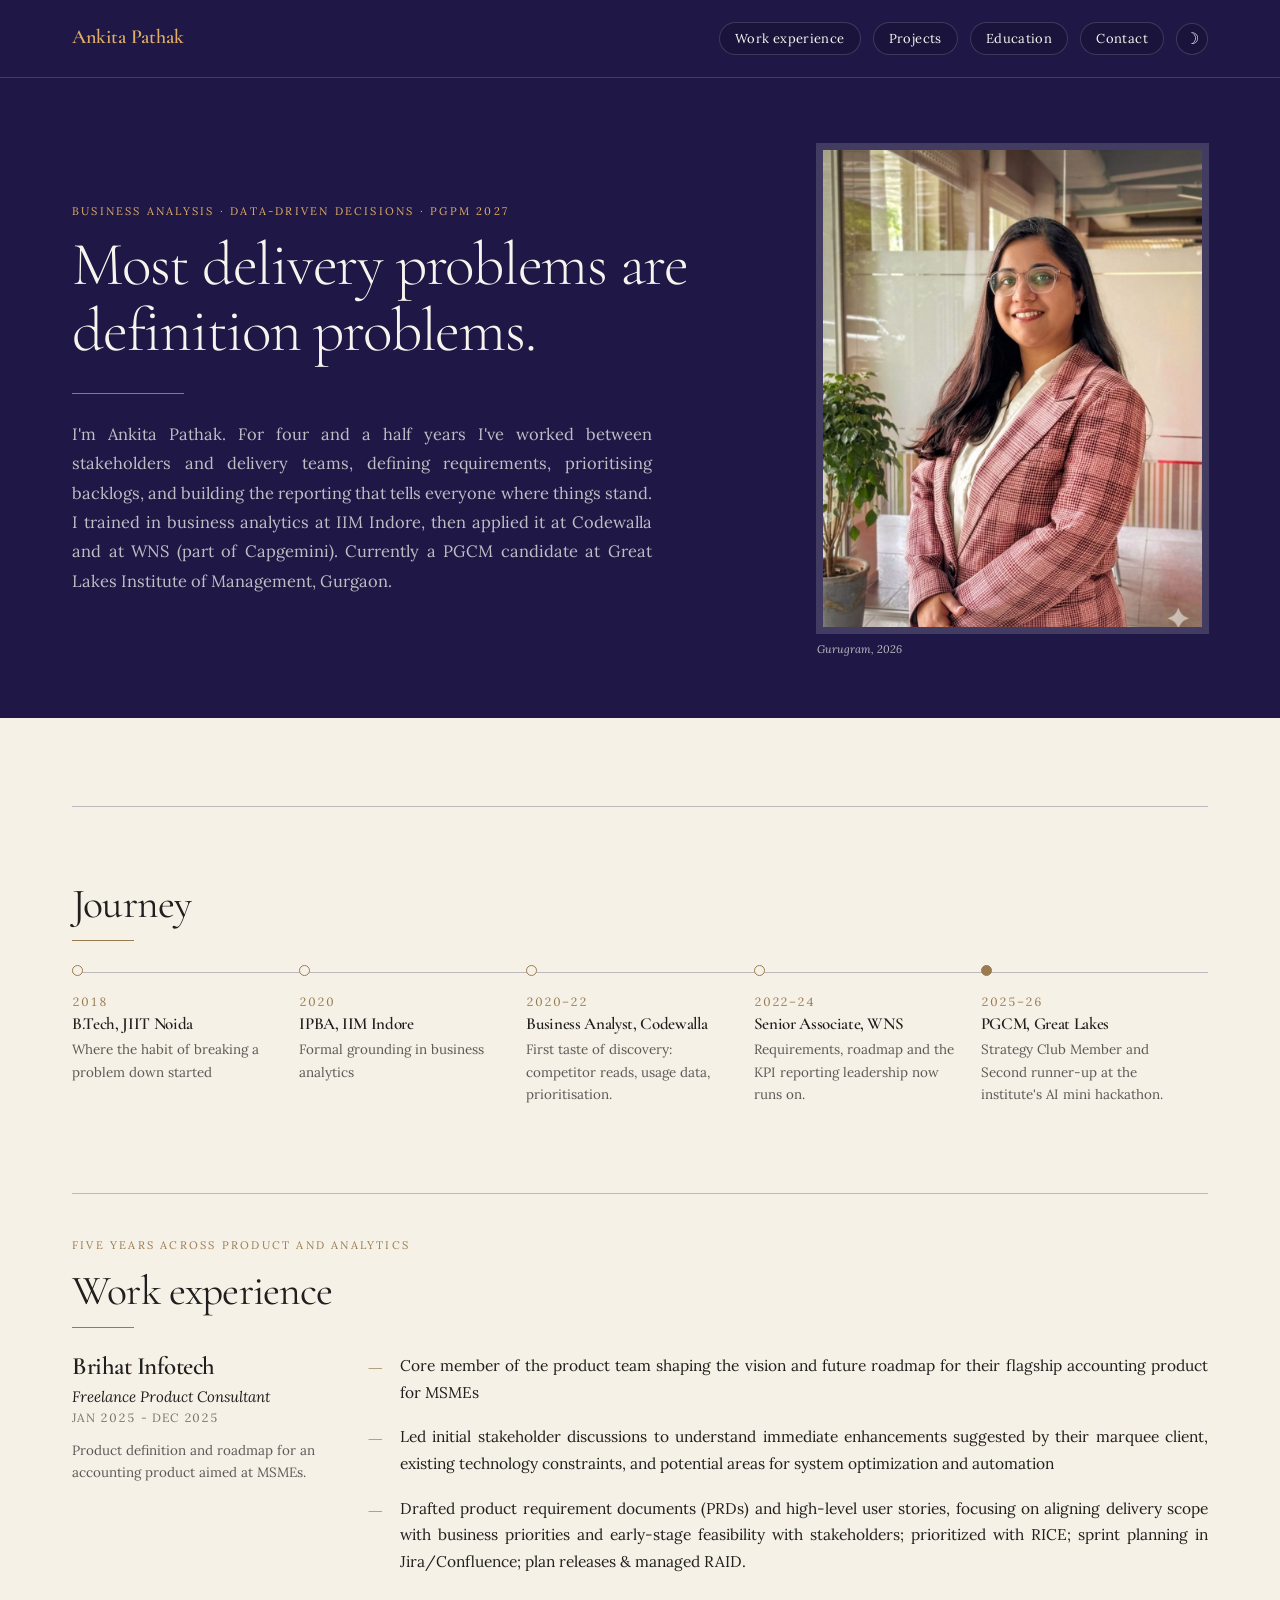
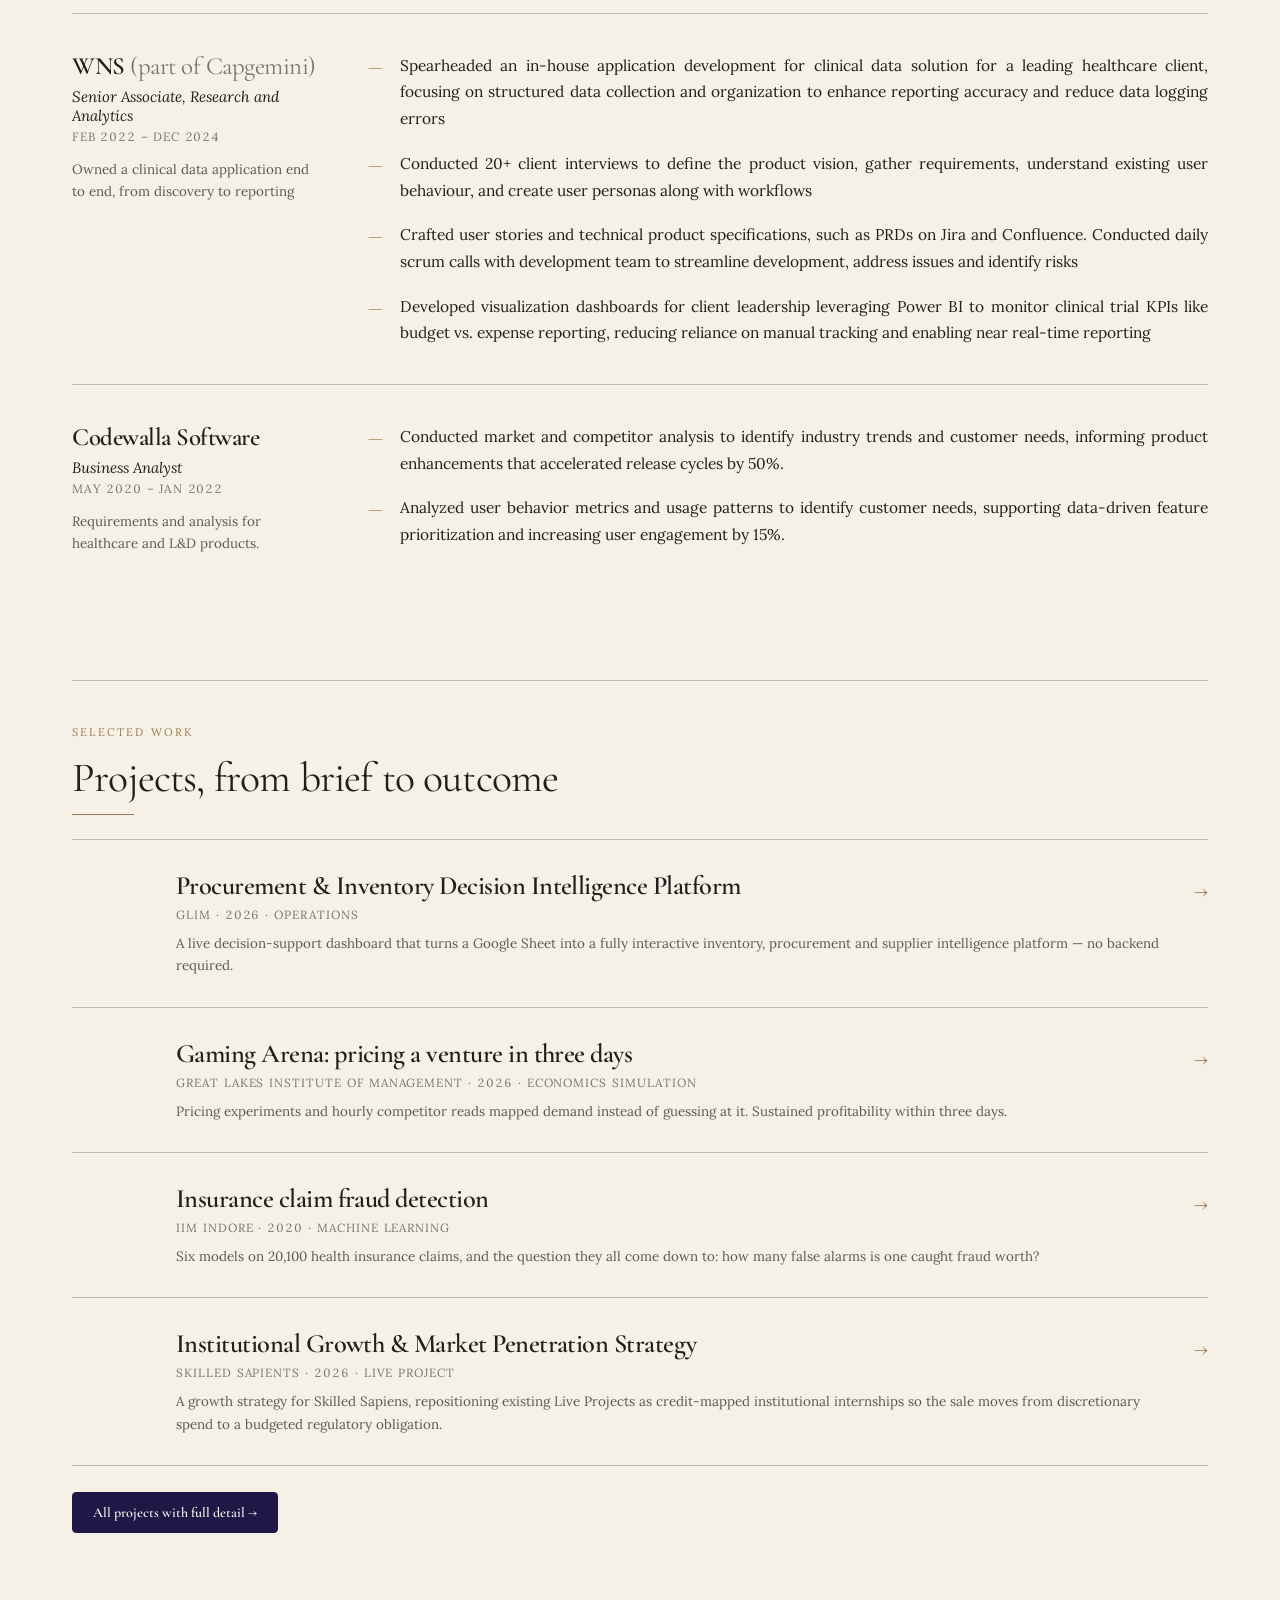
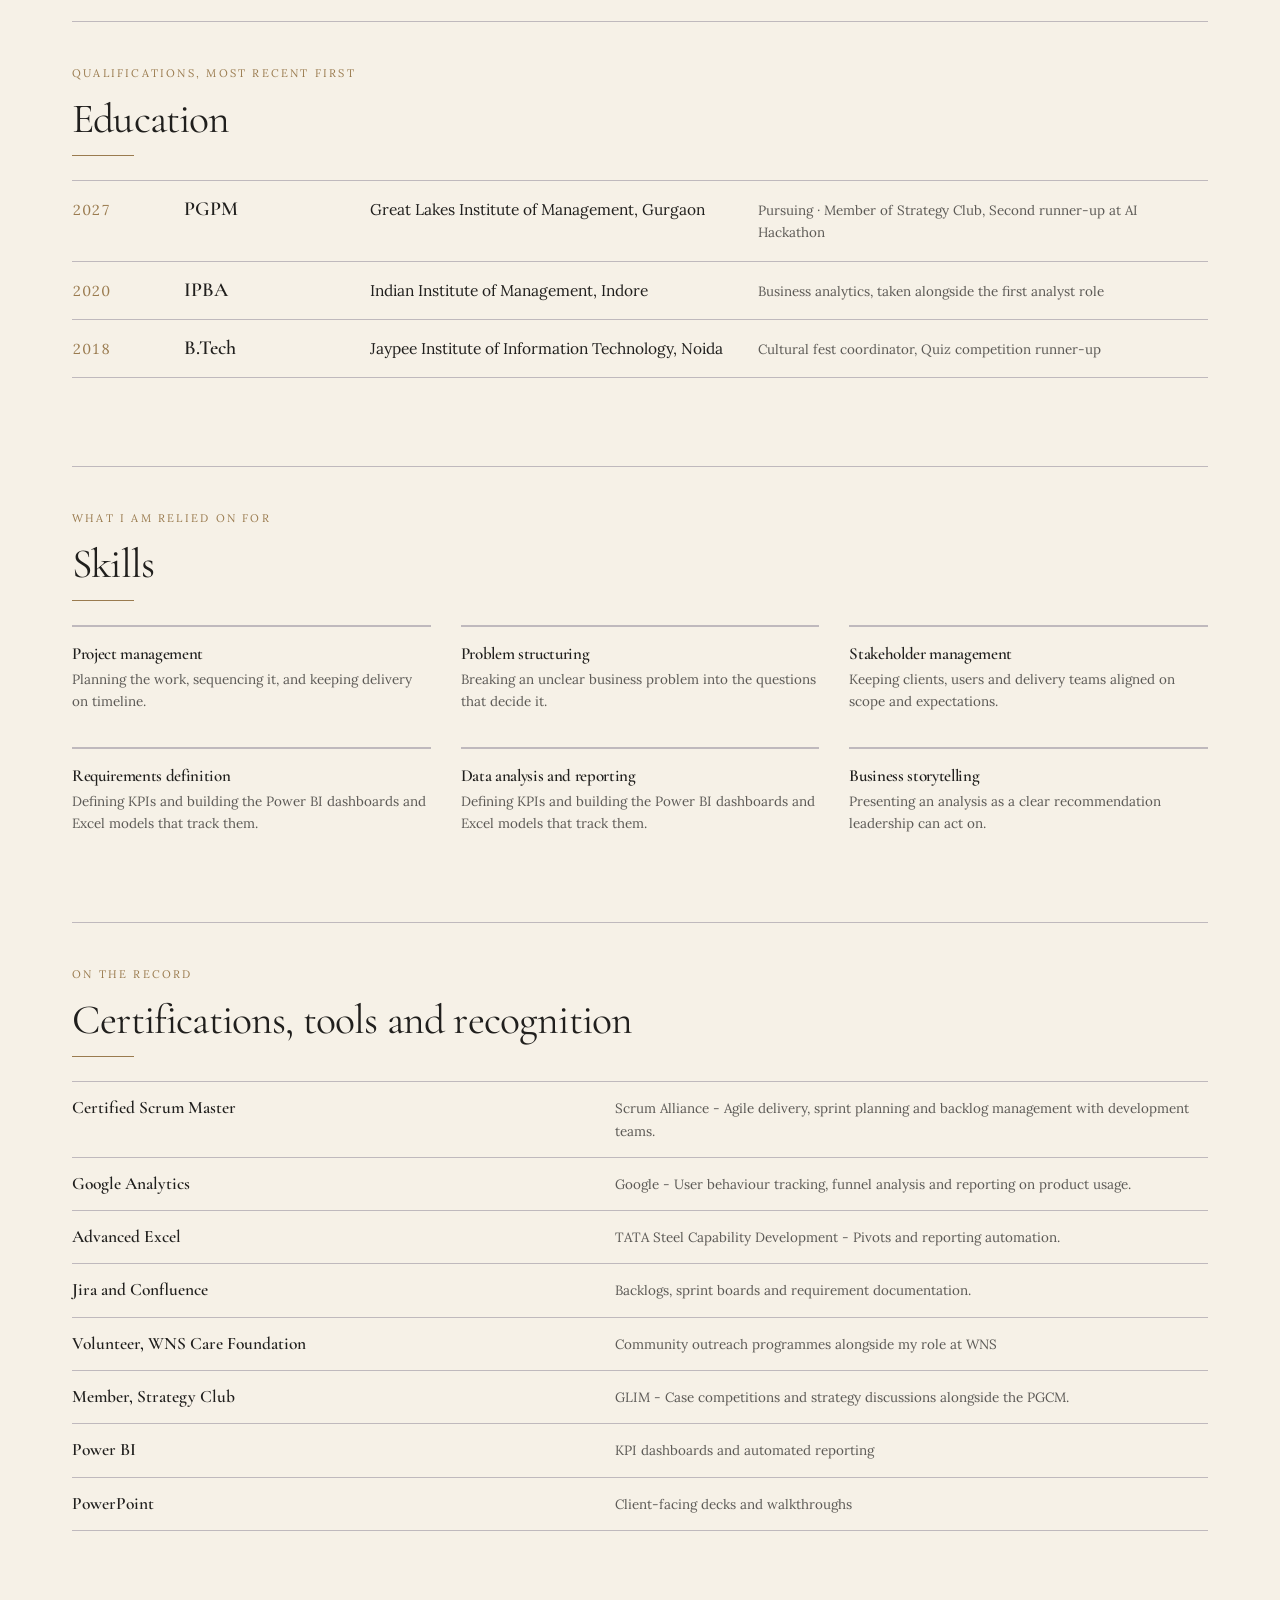
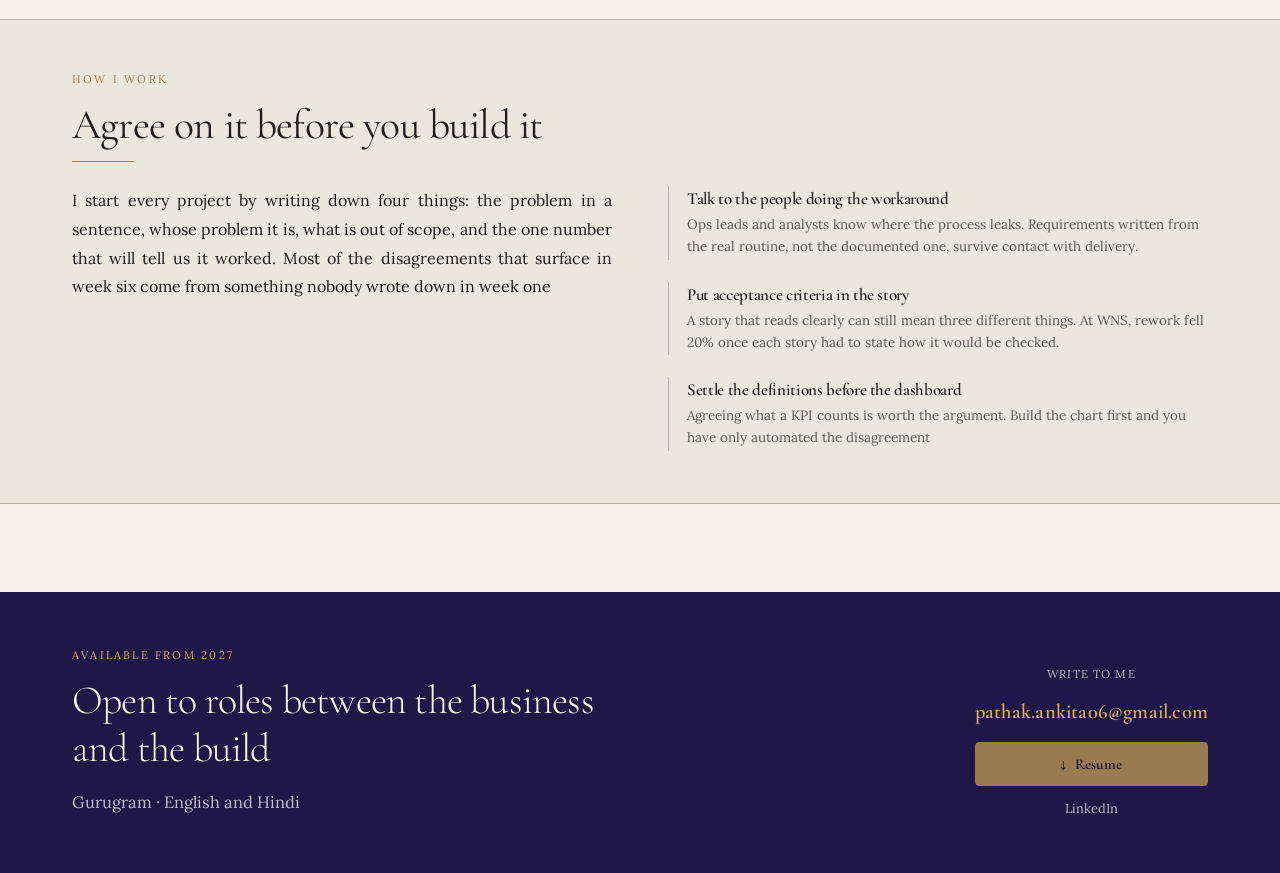
<file: index.html>
<!DOCTYPE html>
<html lang="en">
<head>
<meta charset="utf-8">
<meta name="viewport" content="width=device-width, initial-scale=1">
<title>Ankita Pathak — Portfolio</title>
<meta name="description" content="Portfolio — project management, business analysis and selected work.">
<link rel="preconnect" href="https://fonts.googleapis.com">
<link rel="preconnect" href="https://fonts.gstatic.com" crossorigin>
<link rel="stylesheet" href="https://fonts.googleapis.com/css2?family=Cormorant+Garamond:ital,wght@0,300;0,400;0,600;1,400&family=Lora:ital,wght@0,400;0,600;1,400&family=Playfair+Display:wght@400;600&family=EB+Garamond:ital,wght@0,400;0,600;1,400&family=Libre+Baskerville:ital,wght@0,400;0,700;1,400&family=Source+Serif+4:ital,opsz,wght@0,8..60,400;0,8..60,600;1,8..60,400&display=swap">
<link rel="stylesheet" href="style.css?v=mthmwpkp">
</head>
<body>
<div class="progress"></div>
<div id="root"></div>
<script src="render.js?v=mthmwpkp"></script>
<script>
Portfolio.loadContent()
  .then(c => Portfolio.renderHome(c, document.getElementById('root')))
  .catch(e => { document.getElementById('root').innerHTML = '<p style="padding:40px;font-family:Georgia,serif">Could not load content.json — ' + e.message + '</p>'; });
</script>
</body>
</html>
</file>
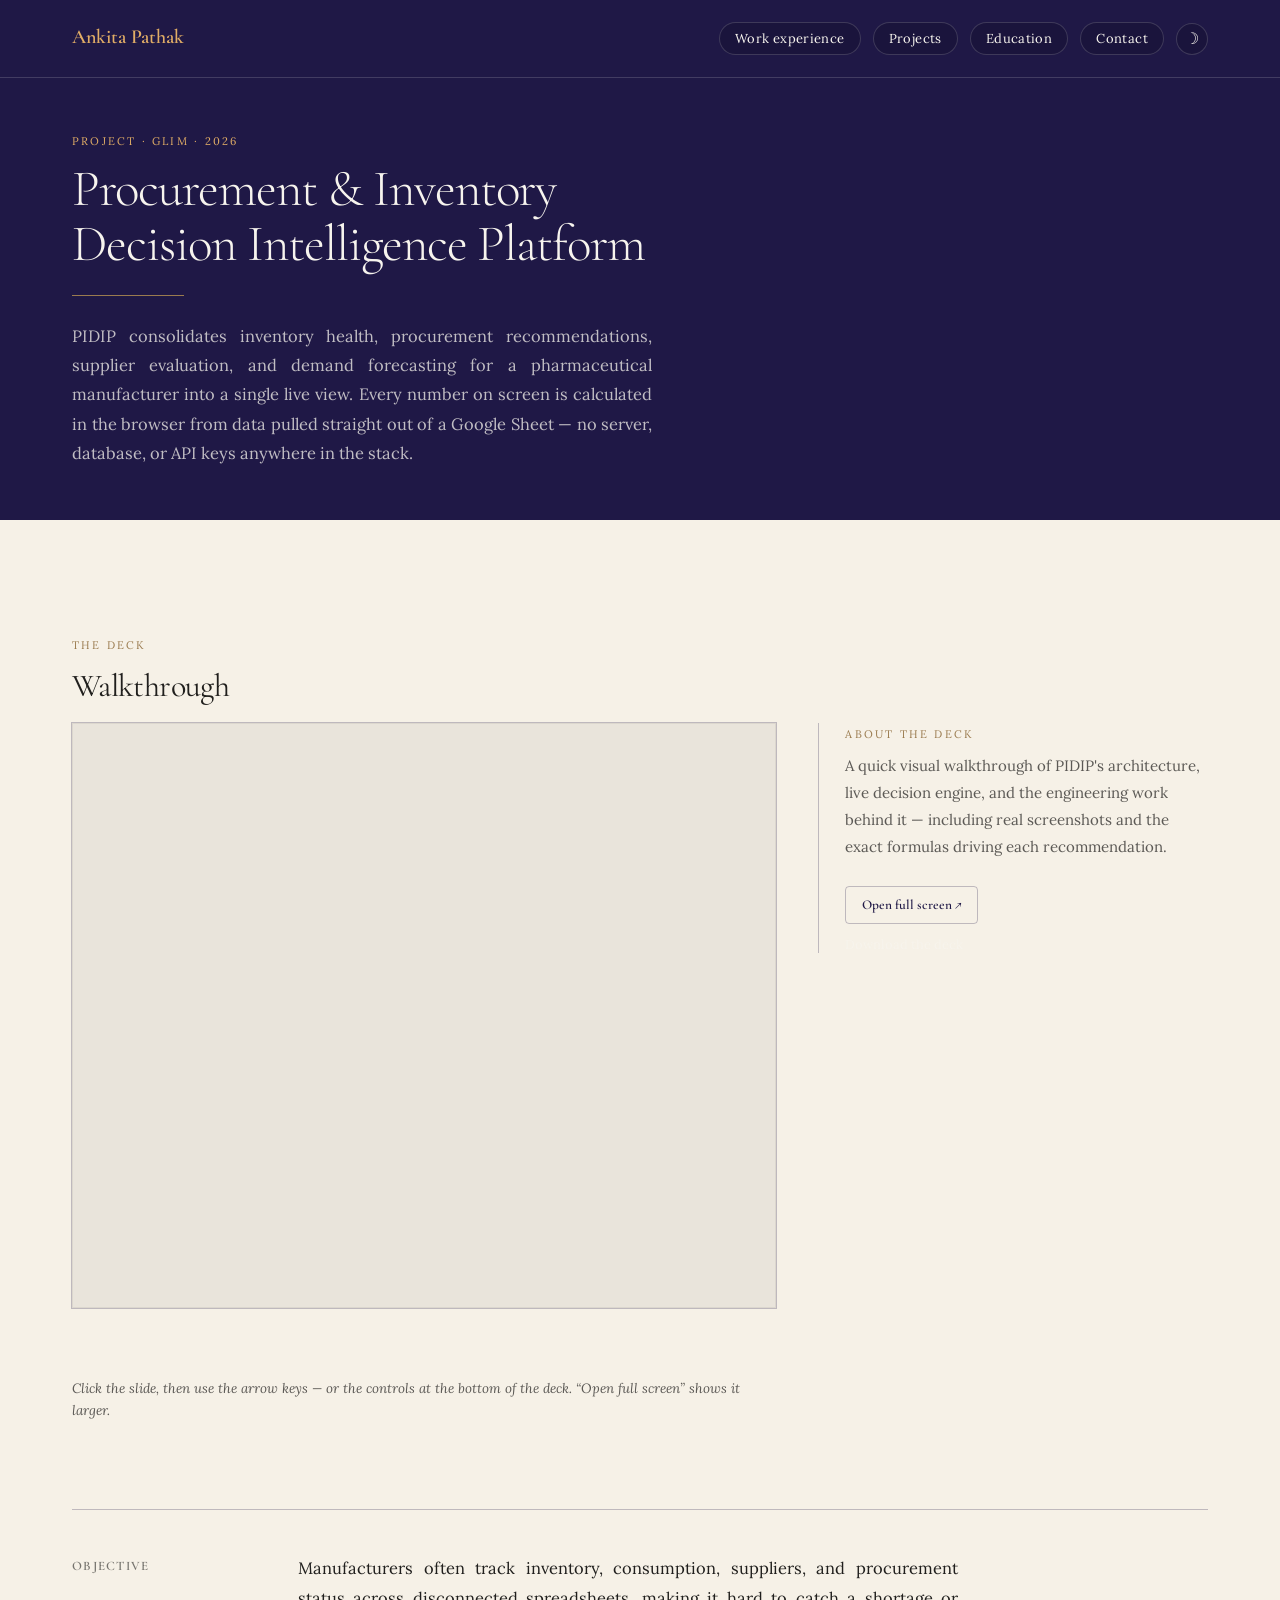
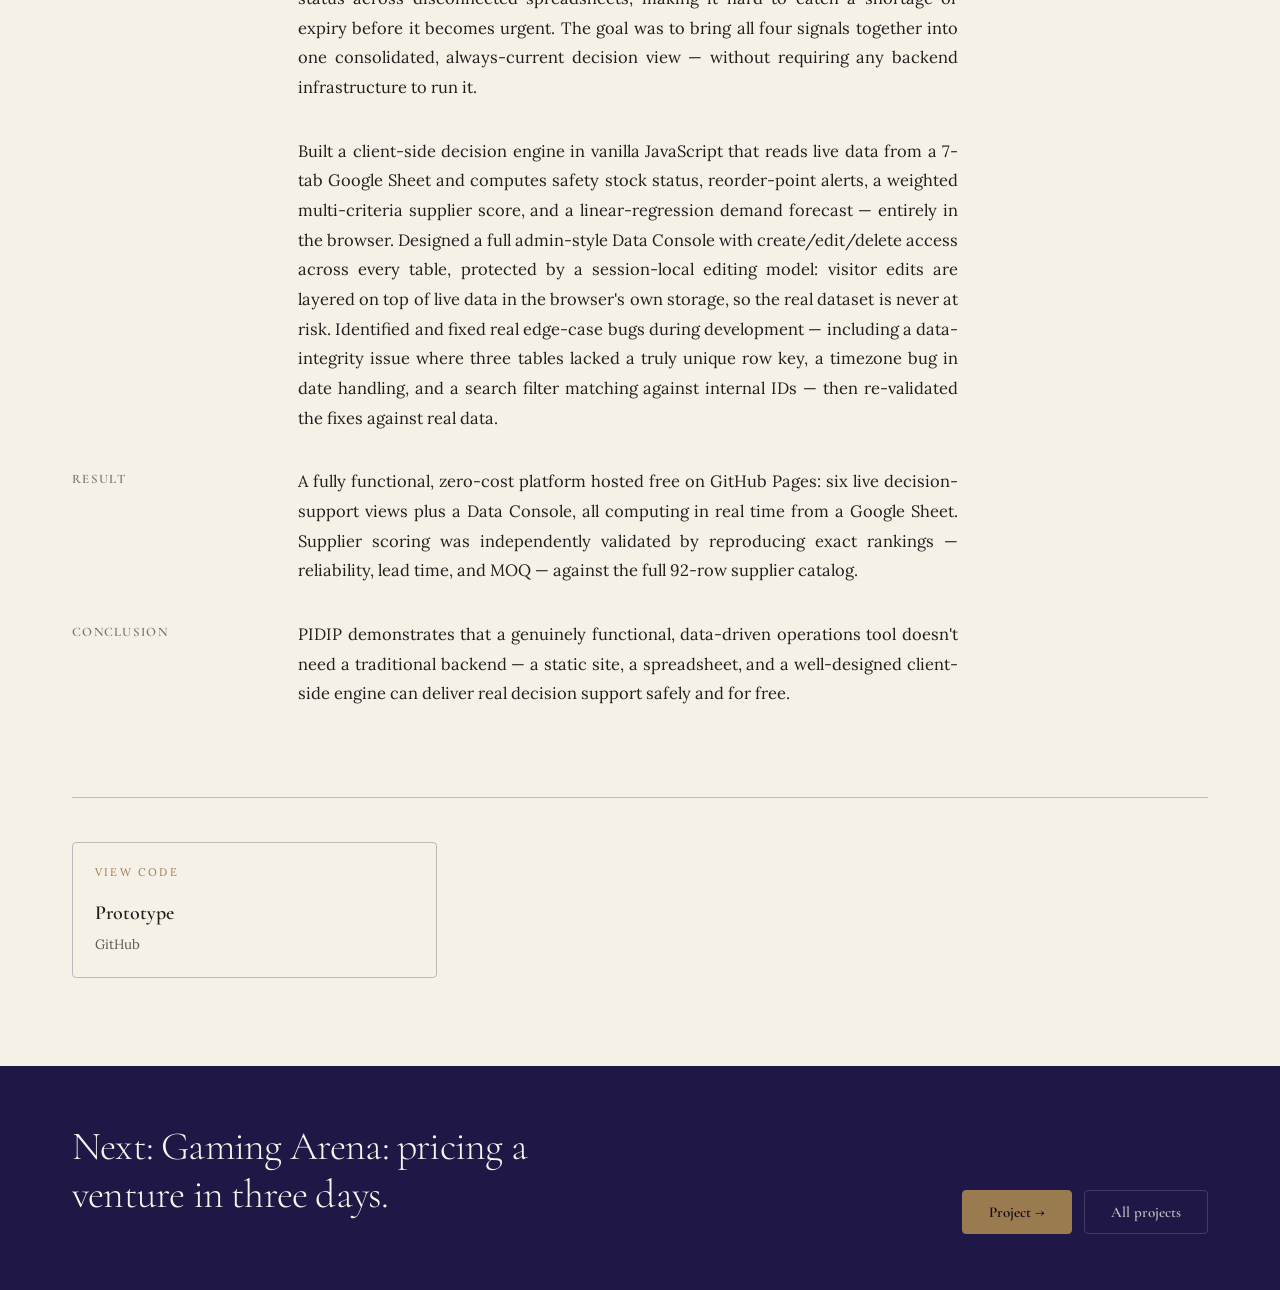
<file: allocation-app/index.html>
<!DOCTYPE html>
<html lang="en">
<head>
<meta charset="utf-8">
<meta name="viewport" content="width=device-width, initial-scale=1">
<title>The allocation app nobody had to be told to use — Ankita Pathak</title>
<link rel="preconnect" href="https://fonts.googleapis.com">
<link rel="stylesheet" href="https://fonts.googleapis.com/css2?family=Cormorant+Garamond:ital,wght@0,300;0,400;0,600;1,400&family=Lora:ital,wght@0,400;0,600;1,400&family=Playfair+Display:wght@400;600&family=EB+Garamond:ital,wght@0,400;0,600;1,400&family=Libre+Baskerville:ital,wght@0,400;0,700;1,400&family=Source+Serif+4:ital,opsz,wght@0,8..60,400;0,8..60,600;1,8..60,400&display=swap">
<link rel="stylesheet" href="../style.css?v=mtj0stzd">
</head>
<body>
<div class="progress"></div>
<div id="root"></div>
<script>window.PF_BASE="../";window.PF_SLUG="allocation-app";</script>
<script src="../render.js?v=mtj0stzd"></script>
<script>
Portfolio.loadContent().then(c => Portfolio.renderProject(c, document.getElementById("root")))
  .catch(e => { document.getElementById("root").innerHTML = "<p style='padding:40px'>" + e.message + "</p>"; });
</script>
</body>
</html>
</file>
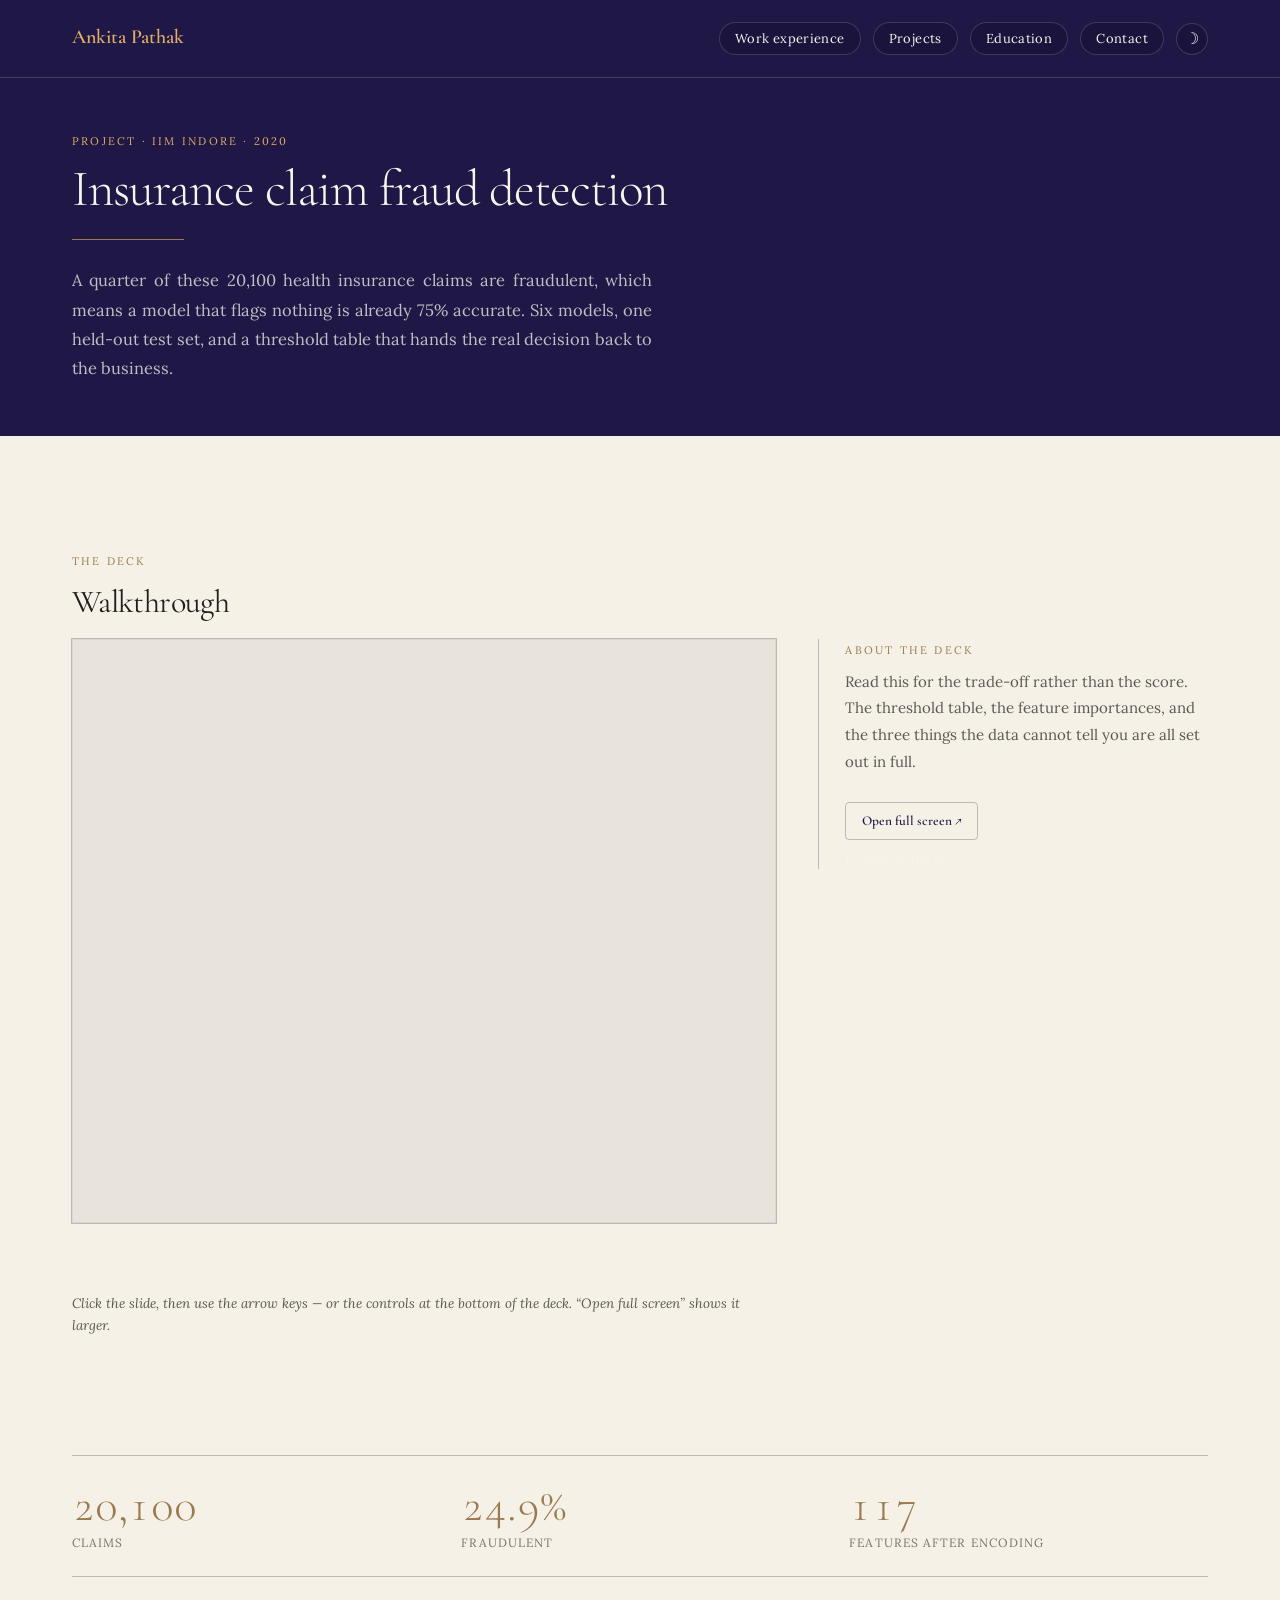
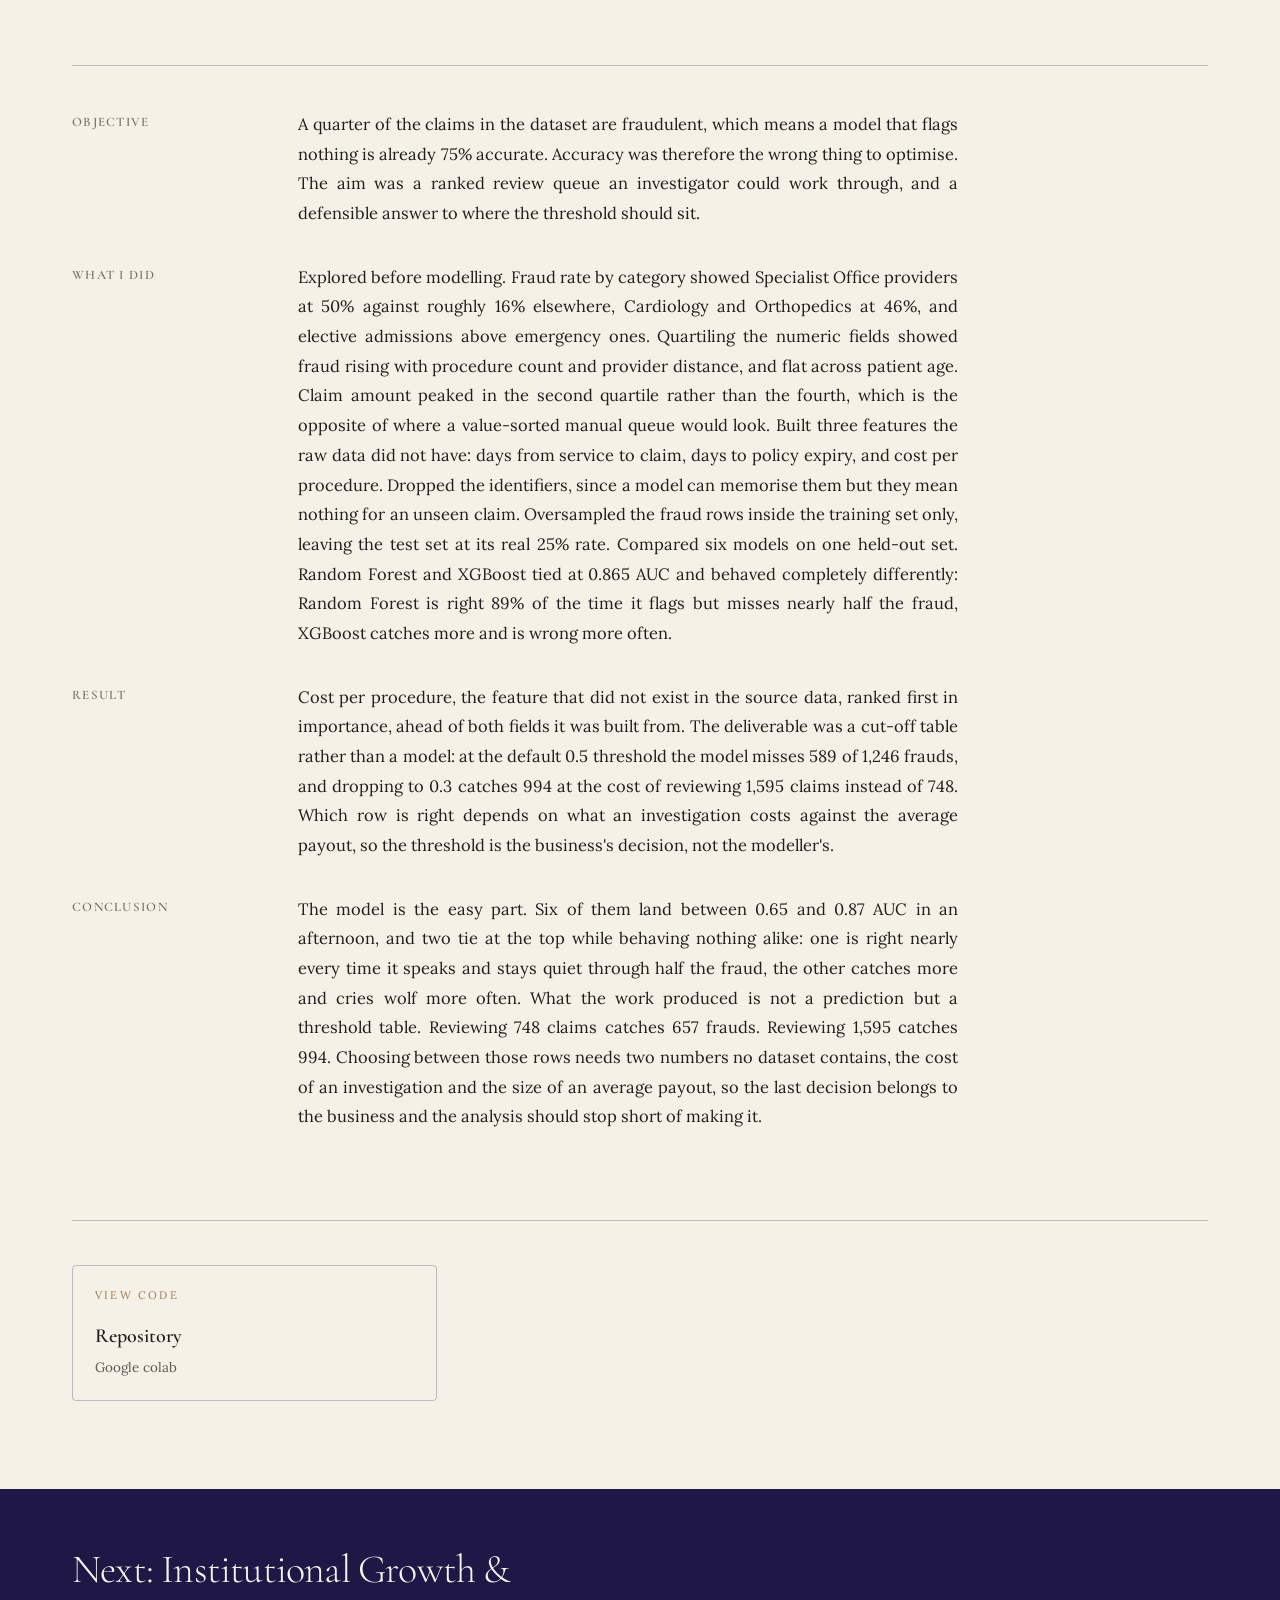
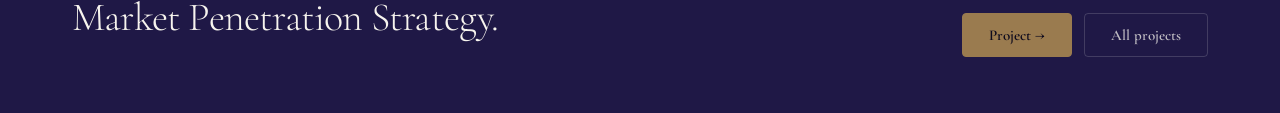
<file: fraud-detection/index.html>
<!DOCTYPE html>
<html lang="en">
<head>
<meta charset="utf-8">
<meta name="viewport" content="width=device-width, initial-scale=1">
<title> Insurance claim fraud detection — Ankita Pathak</title>
<link rel="preconnect" href="https://fonts.googleapis.com">
<link rel="stylesheet" href="https://fonts.googleapis.com/css2?family=Cormorant+Garamond:ital,wght@0,300;0,400;0,600;1,400&family=Lora:ital,wght@0,400;0,600;1,400&family=Playfair+Display:wght@400;600&family=EB+Garamond:ital,wght@0,400;0,600;1,400&family=Libre+Baskerville:ital,wght@0,400;0,700;1,400&family=Source+Serif+4:ital,opsz,wght@0,8..60,400;0,8..60,600;1,8..60,400&display=swap">
<link rel="stylesheet" href="../style.css?v=mu7je4qp">
</head>
<body>
<div class="progress"></div>
<div id="root"></div>
<script>window.PF_BASE="../";window.PF_SLUG="fraud-detection";</script>
<script src="../render.js?v=mu7je4qp"></script>
<script>
Portfolio.loadContent().then(c => Portfolio.renderProject(c, document.getElementById("root")))
  .catch(e => { document.getElementById("root").innerHTML = "<p style='padding:40px'>" + e.message + "</p>"; });
</script>
</body>
</html>
</file>
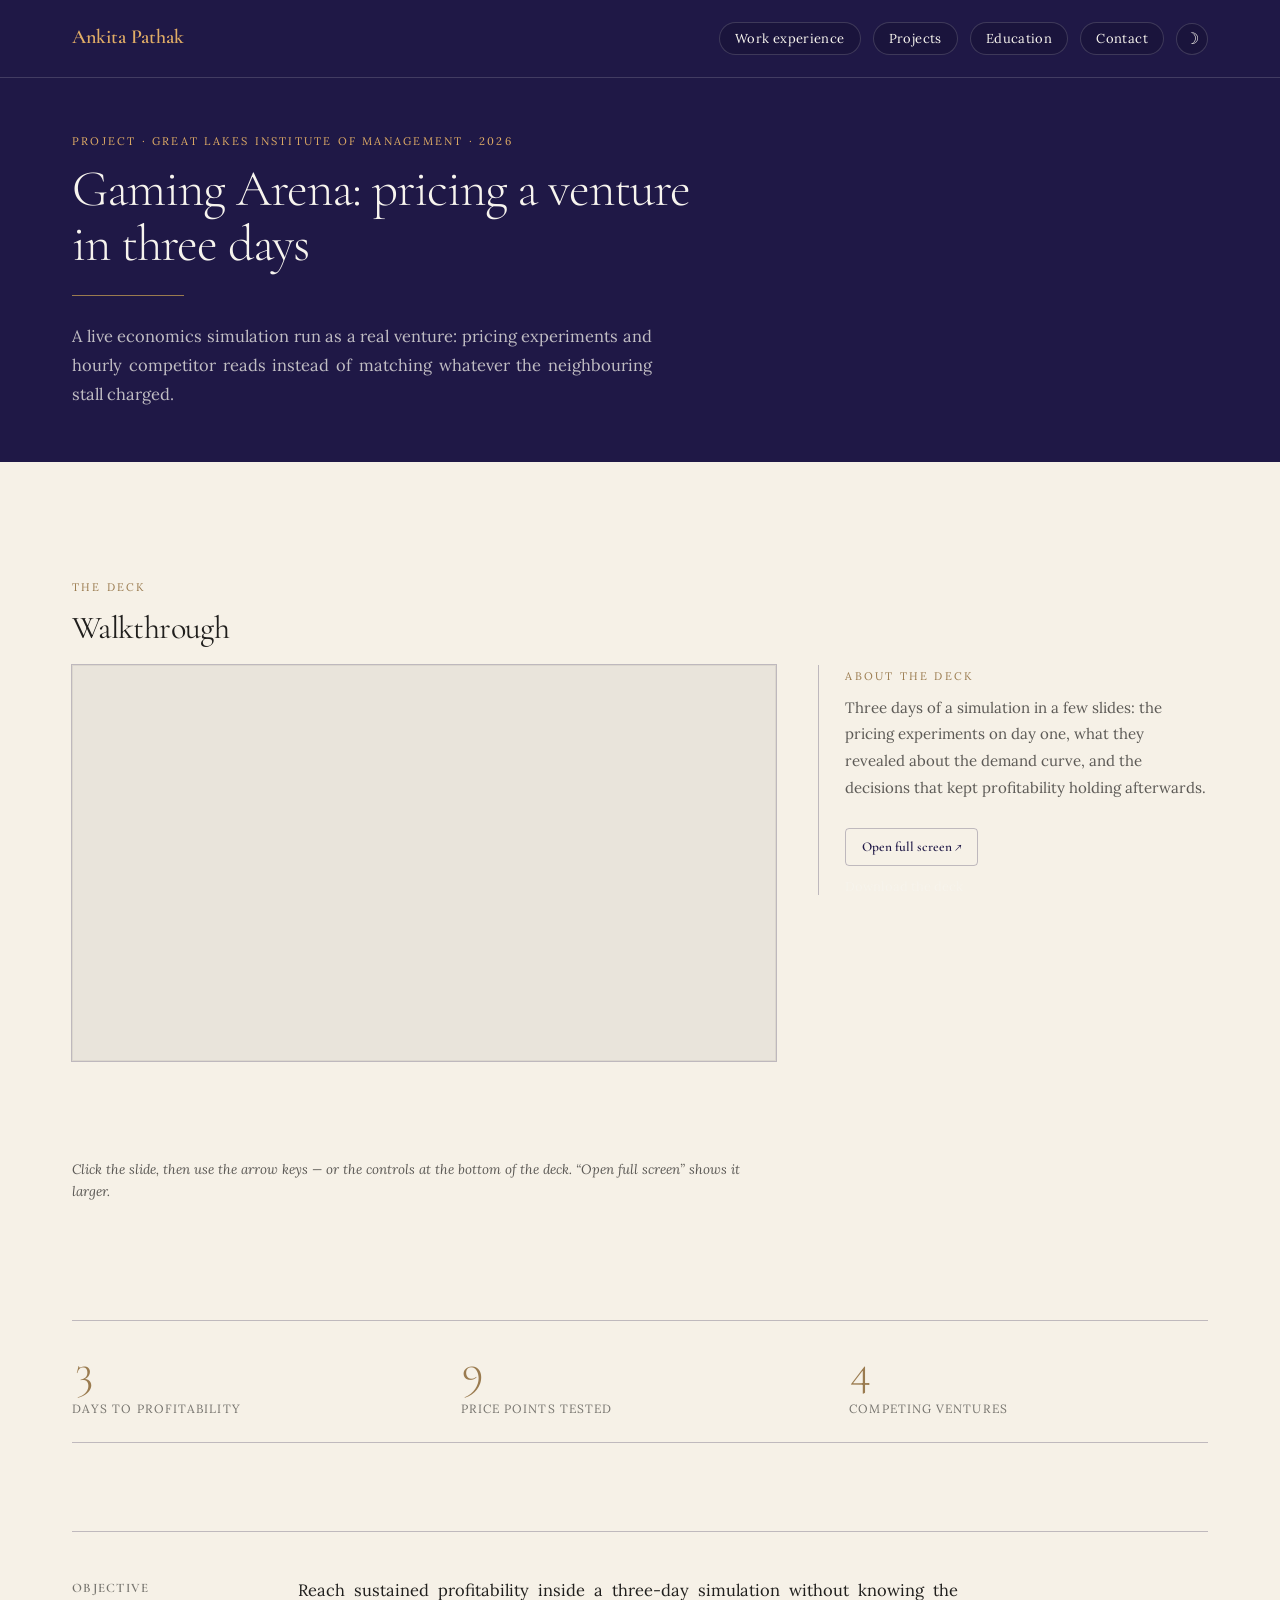
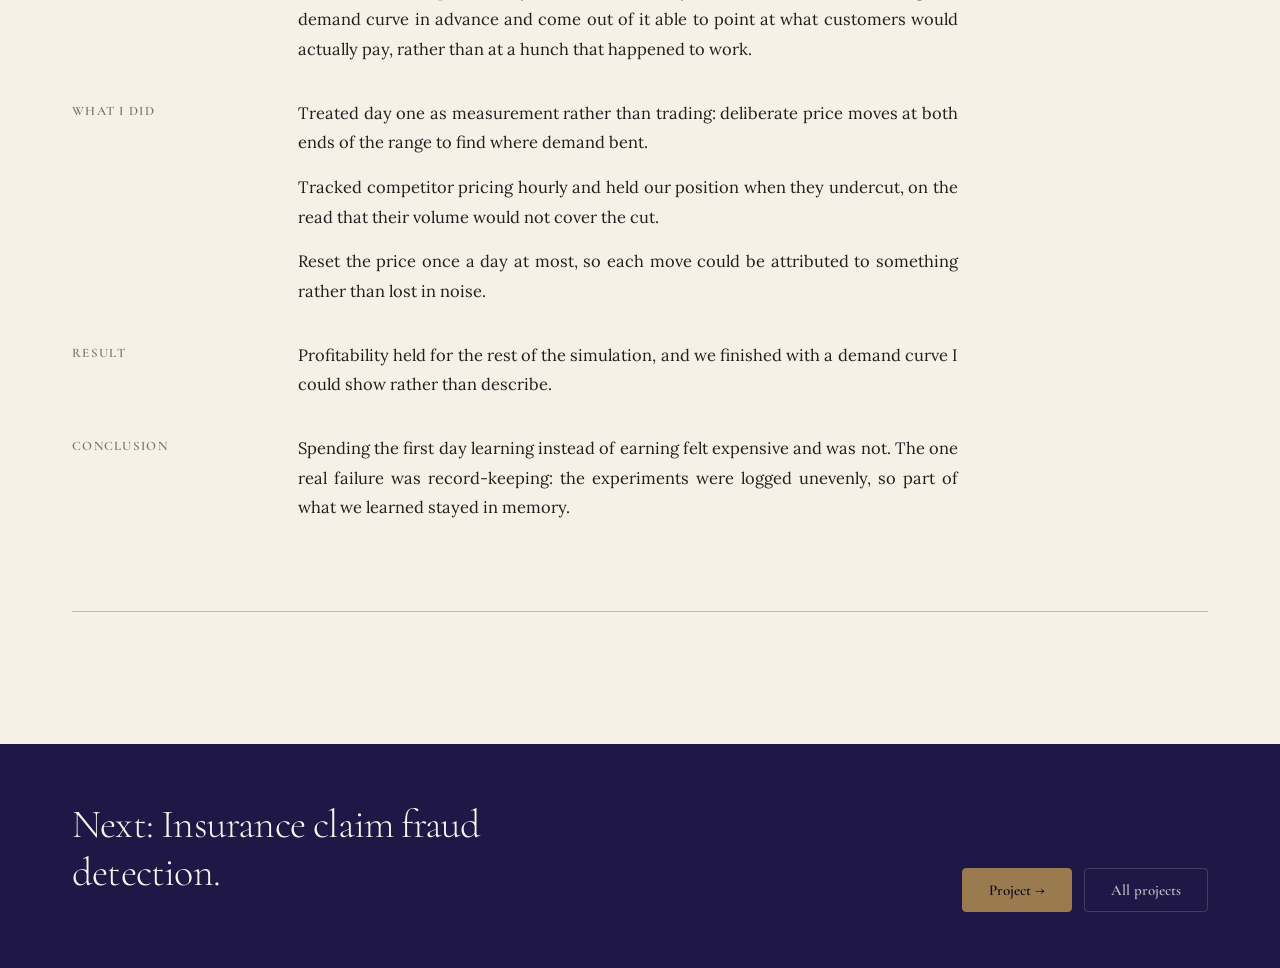
<file: gaming-arena/index.html>
<!DOCTYPE html>
<html lang="en">
<head>
<meta charset="utf-8">
<meta name="viewport" content="width=device-width, initial-scale=1">
<title>Gaming Arena: pricing a venture in three days — Ankita Pathak</title>
<link rel="preconnect" href="https://fonts.googleapis.com">
<link rel="stylesheet" href="https://fonts.googleapis.com/css2?family=Cormorant+Garamond:ital,wght@0,300;0,400;0,600;1,400&family=Lora:ital,wght@0,400;0,600;1,400&family=Playfair+Display:wght@400;600&family=EB+Garamond:ital,wght@0,400;0,600;1,400&family=Libre+Baskerville:ital,wght@0,400;0,700;1,400&family=Source+Serif+4:ital,opsz,wght@0,8..60,400;0,8..60,600;1,8..60,400&display=swap">
<link rel="stylesheet" href="../style.css?v=mu7je3ah">
</head>
<body>
<div class="progress"></div>
<div id="root"></div>
<script>window.PF_BASE="../";window.PF_SLUG="gaming-arena";</script>
<script src="../render.js?v=mu7je3ah"></script>
<script>
Portfolio.loadContent().then(c => Portfolio.renderProject(c, document.getElementById("root")))
  .catch(e => { document.getElementById("root").innerHTML = "<p style='padding:40px'>" + e.message + "</p>"; });
</script>
</body>
</html>
</file>
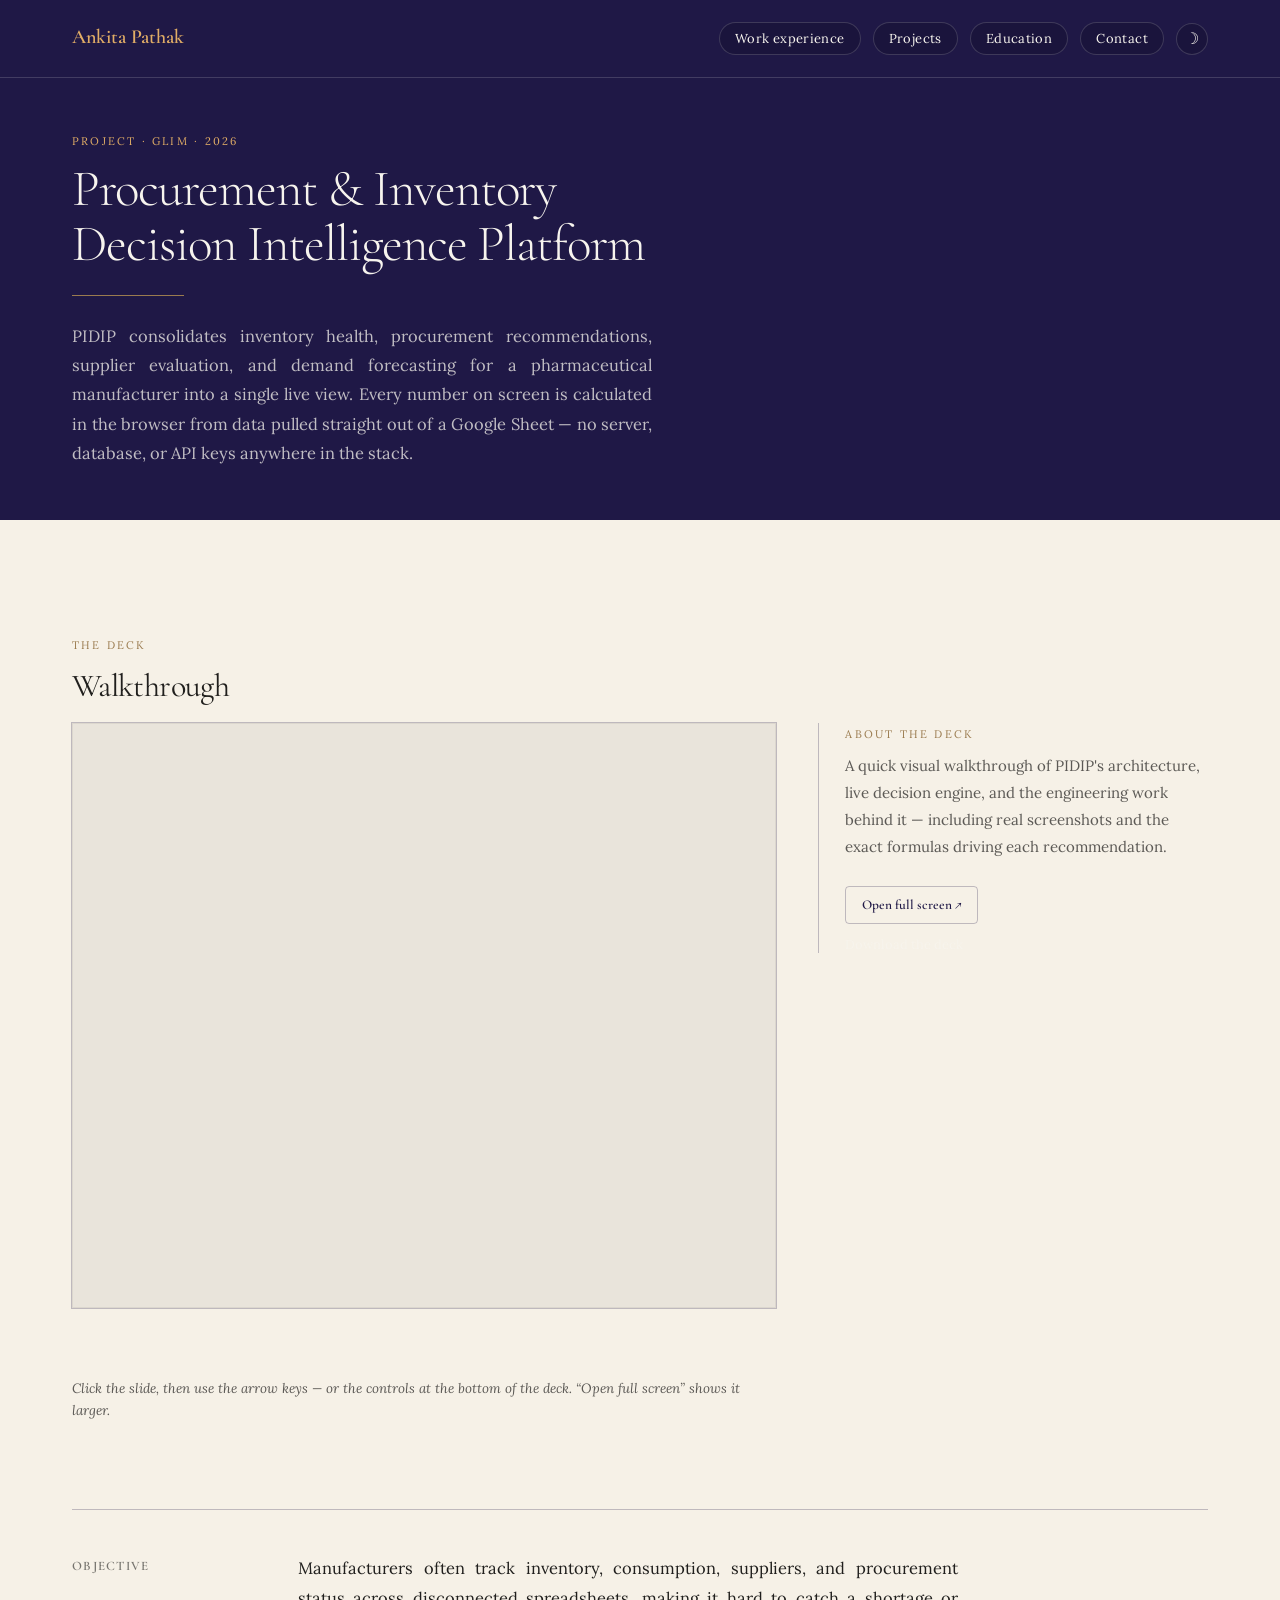
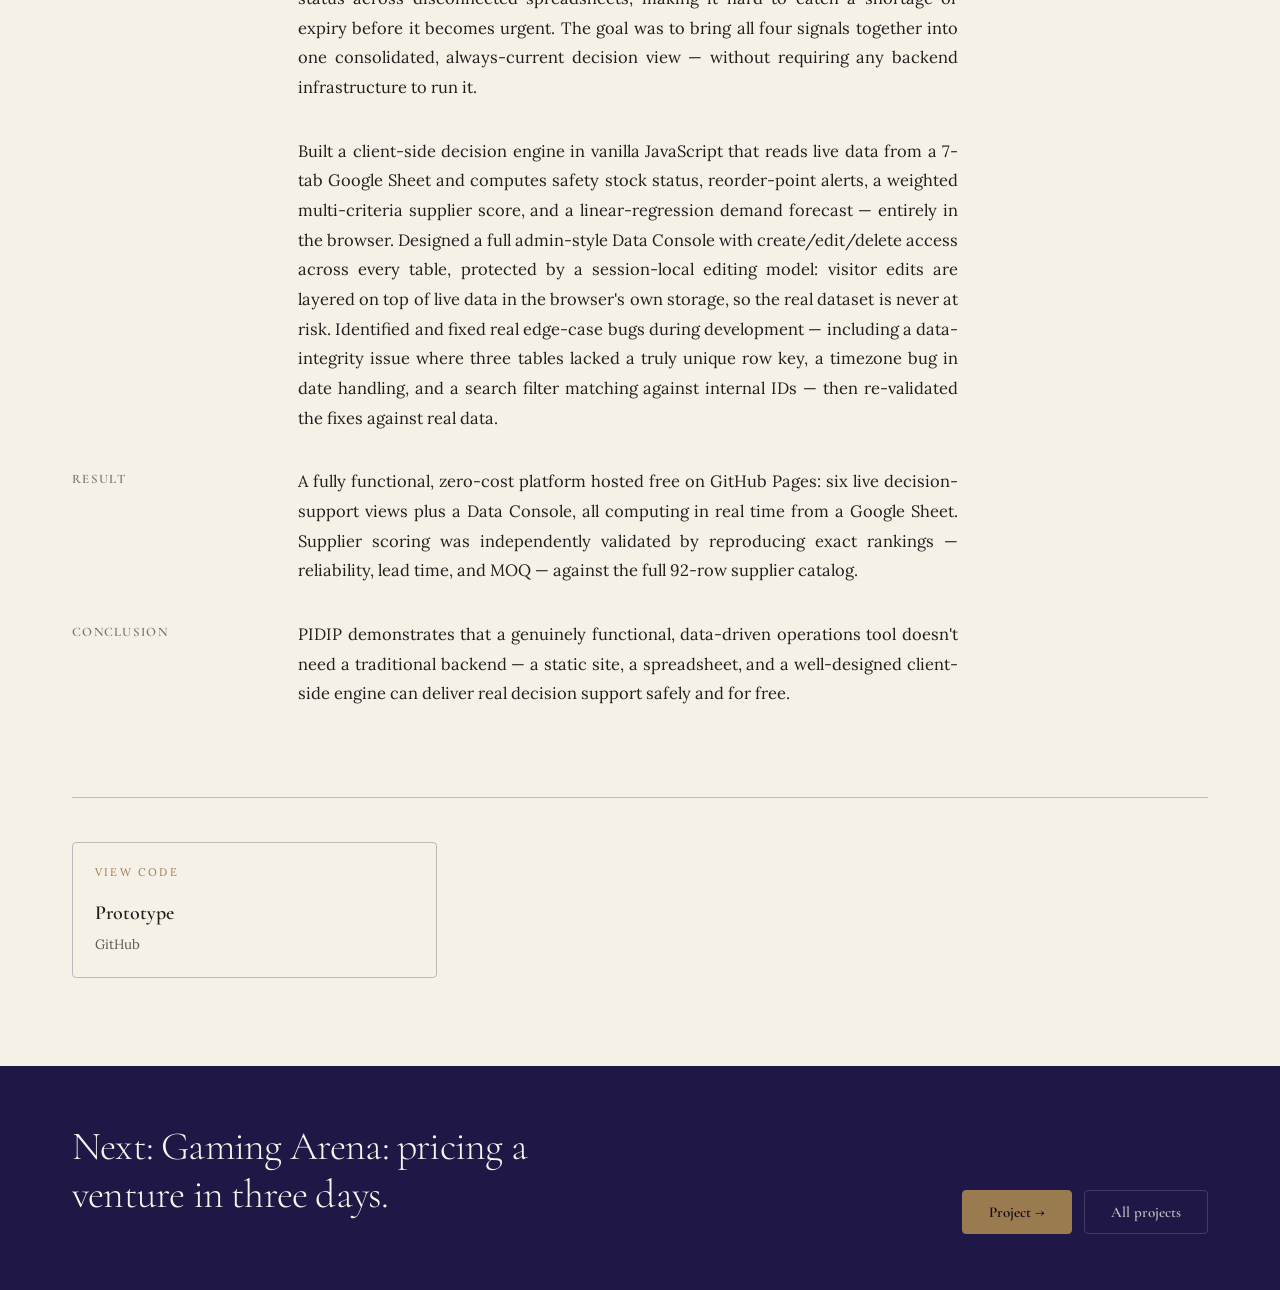
<file: https-ankitapathak06-github-io-pidip/index.html>
<!DOCTYPE html>
<html lang="en">
<head>
<meta charset="utf-8">
<meta name="viewport" content="width=device-width, initial-scale=1">
<title>New project — Ankita Pathak</title>
<link rel="preconnect" href="https://fonts.googleapis.com">
<link rel="stylesheet" href="https://fonts.googleapis.com/css2?family=Cormorant+Garamond:ital,wght@0,300;0,400;0,600;1,400&family=Lora:ital,wght@0,400;0,600;1,400&family=Playfair+Display:wght@400;600&family=EB+Garamond:ital,wght@0,400;0,600;1,400&family=Libre+Baskerville:ital,wght@0,400;0,700;1,400&family=Source+Serif+4:ital,opsz,wght@0,8..60,400;0,8..60,600;1,8..60,400&display=swap">
<link rel="stylesheet" href="../style.css?v=mu7hlqi5">
</head>
<body>
<div class="progress"></div>
<div id="root"></div>
<script>window.PF_BASE="../";window.PF_SLUG="https-ankitapathak06-github-io-pidip";</script>
<script src="../render.js?v=mu7hlqi5"></script>
<script>
Portfolio.loadContent().then(c => Portfolio.renderProject(c, document.getElementById("root")))
  .catch(e => { document.getElementById("root").innerHTML = "<p style='padding:40px'>" + e.message + "</p>"; });
</script>
</body>
</html>
</file>
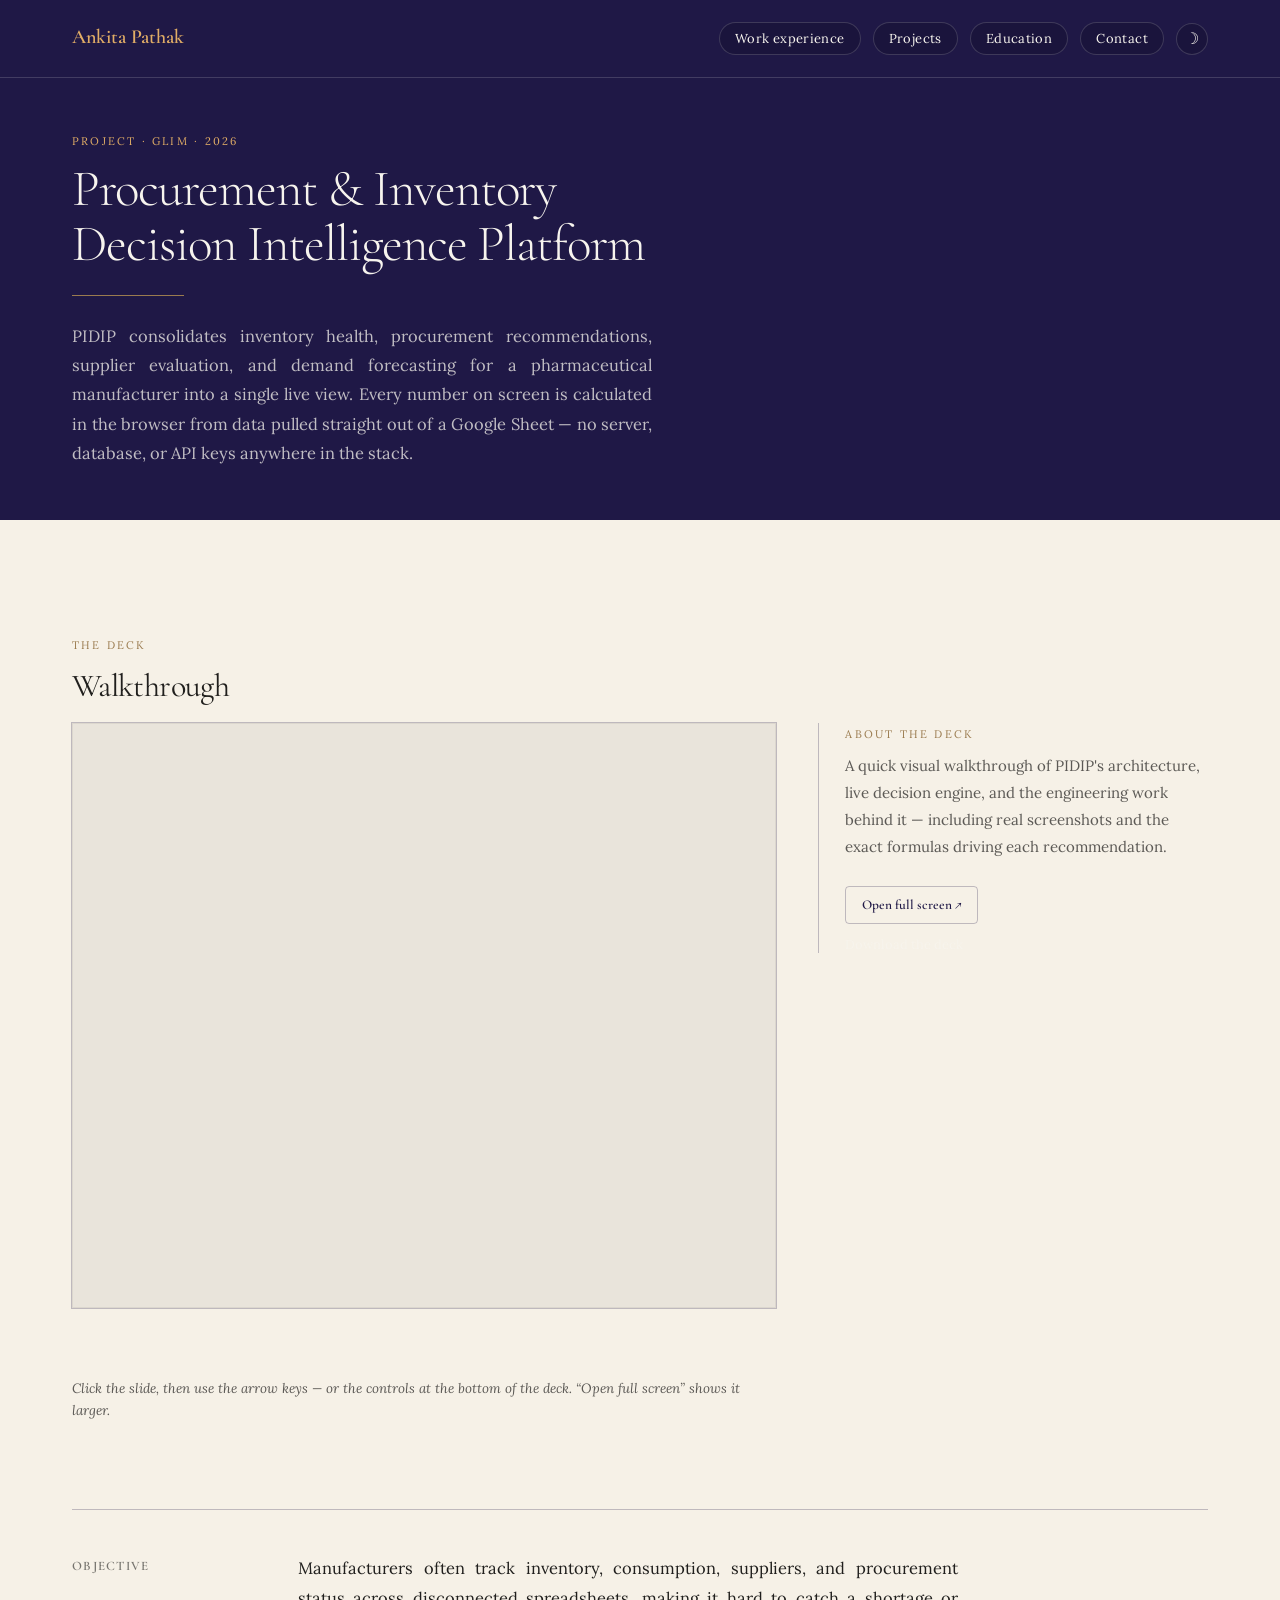
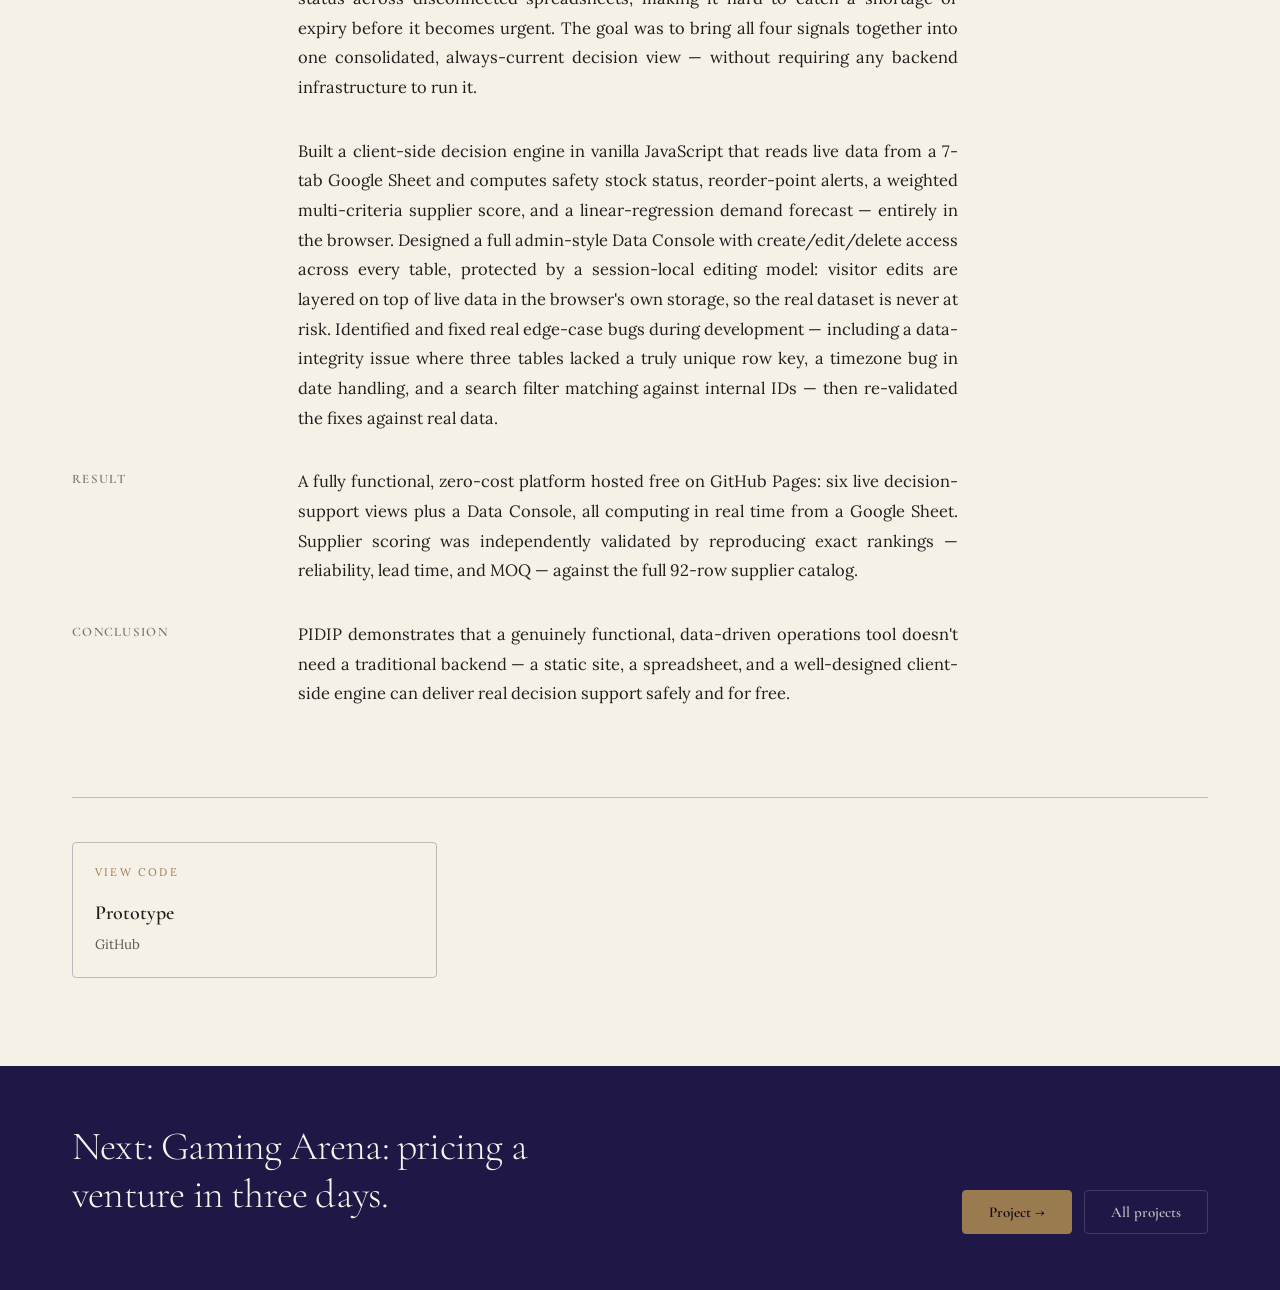
<file: kpi-reporting/index.html>
<!DOCTYPE html>
<html lang="en">
<head>
<meta charset="utf-8">
<meta name="viewport" content="width=device-width, initial-scale=1">
<title>Retiring the Monday-morning spreadsheet — Ankita Pathak</title>
<link rel="preconnect" href="https://fonts.googleapis.com">
<link rel="stylesheet" href="https://fonts.googleapis.com/css2?family=Cormorant+Garamond:ital,wght@0,300;0,400;0,600;1,400&family=Lora:ital,wght@0,400;0,600;1,400&family=Playfair+Display:wght@400;600&family=EB+Garamond:ital,wght@0,400;0,600;1,400&family=Libre+Baskerville:ital,wght@0,400;0,700;1,400&family=Source+Serif+4:ital,opsz,wght@0,8..60,400;0,8..60,600;1,8..60,400&display=swap">
<link rel="stylesheet" href="../style.css?v=mtj0svp2">
</head>
<body>
<div class="progress"></div>
<div id="root"></div>
<script>window.PF_BASE="../";window.PF_SLUG="kpi-reporting";</script>
<script src="../render.js?v=mtj0svp2"></script>
<script>
Portfolio.loadContent().then(c => Portfolio.renderProject(c, document.getElementById("root")))
  .catch(e => { document.getElementById("root").innerHTML = "<p style='padding:40px'>" + e.message + "</p>"; });
</script>
</body>
</html>
</file>
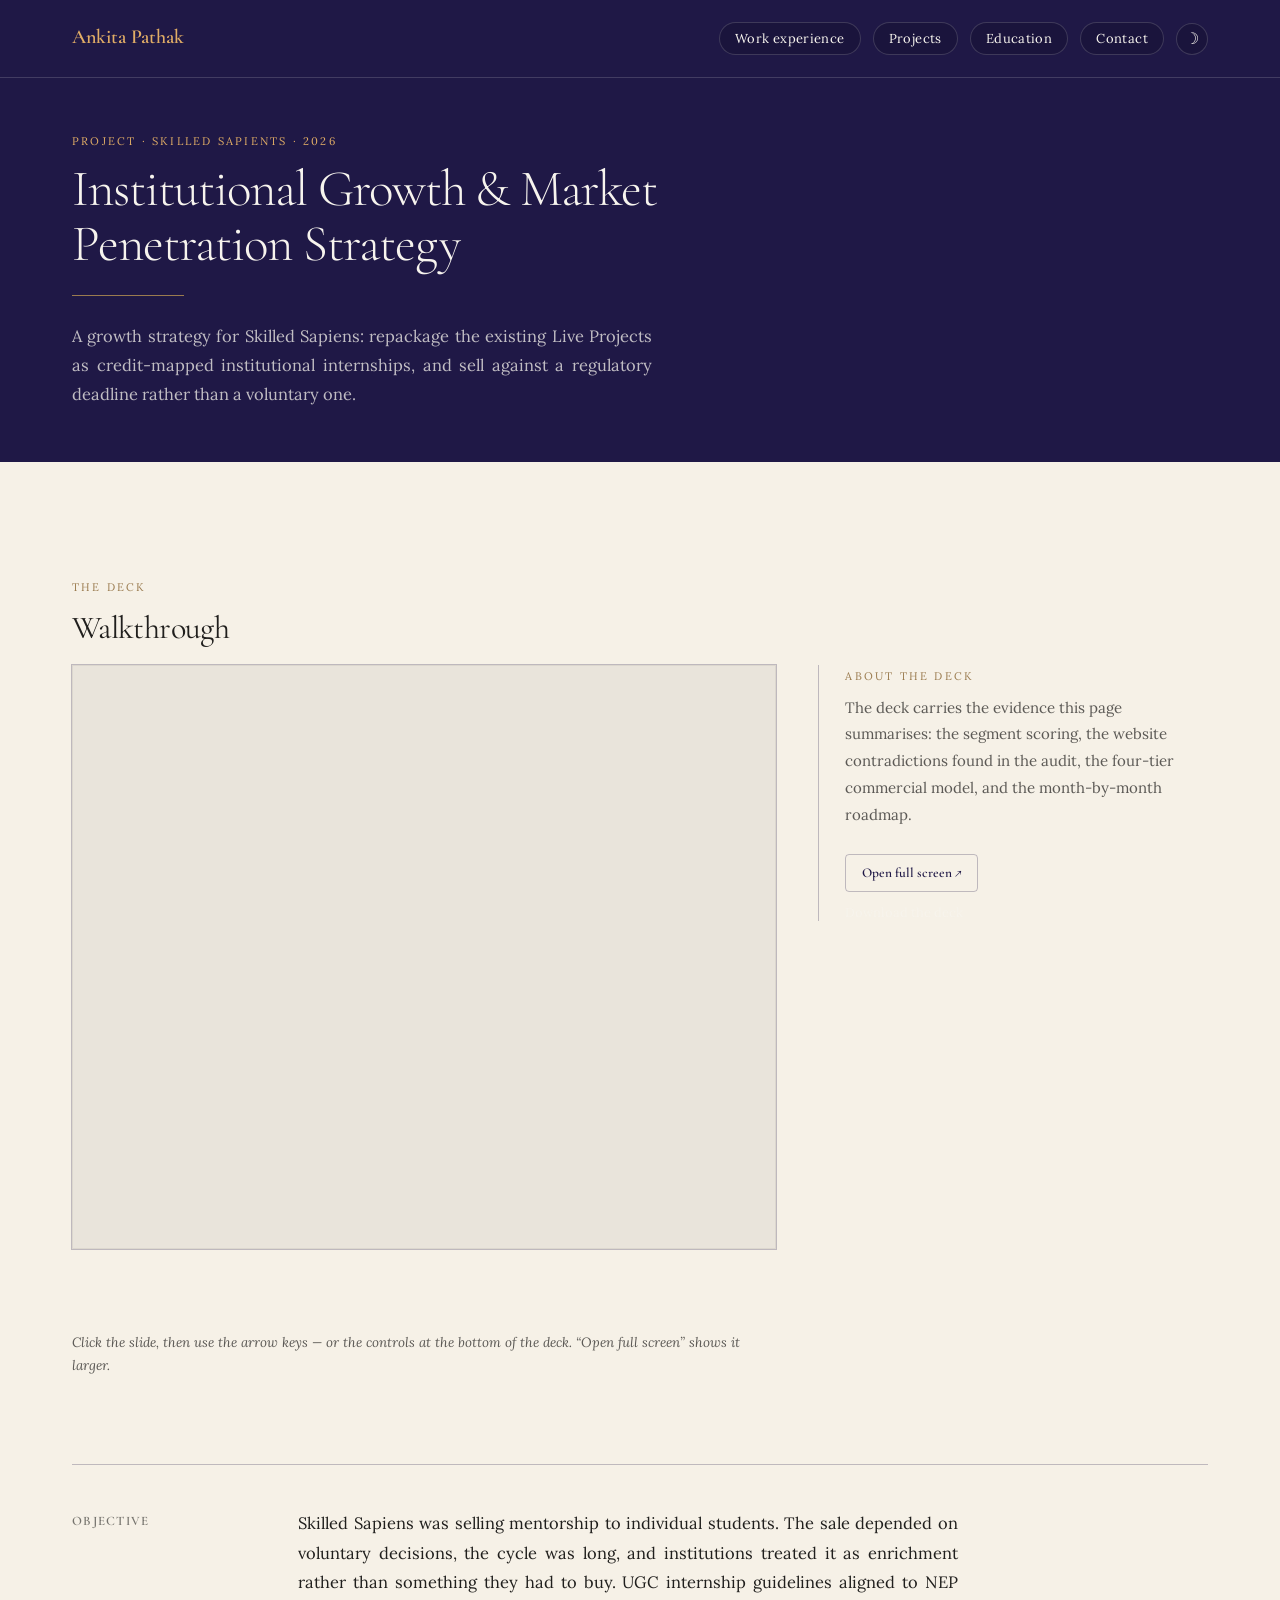
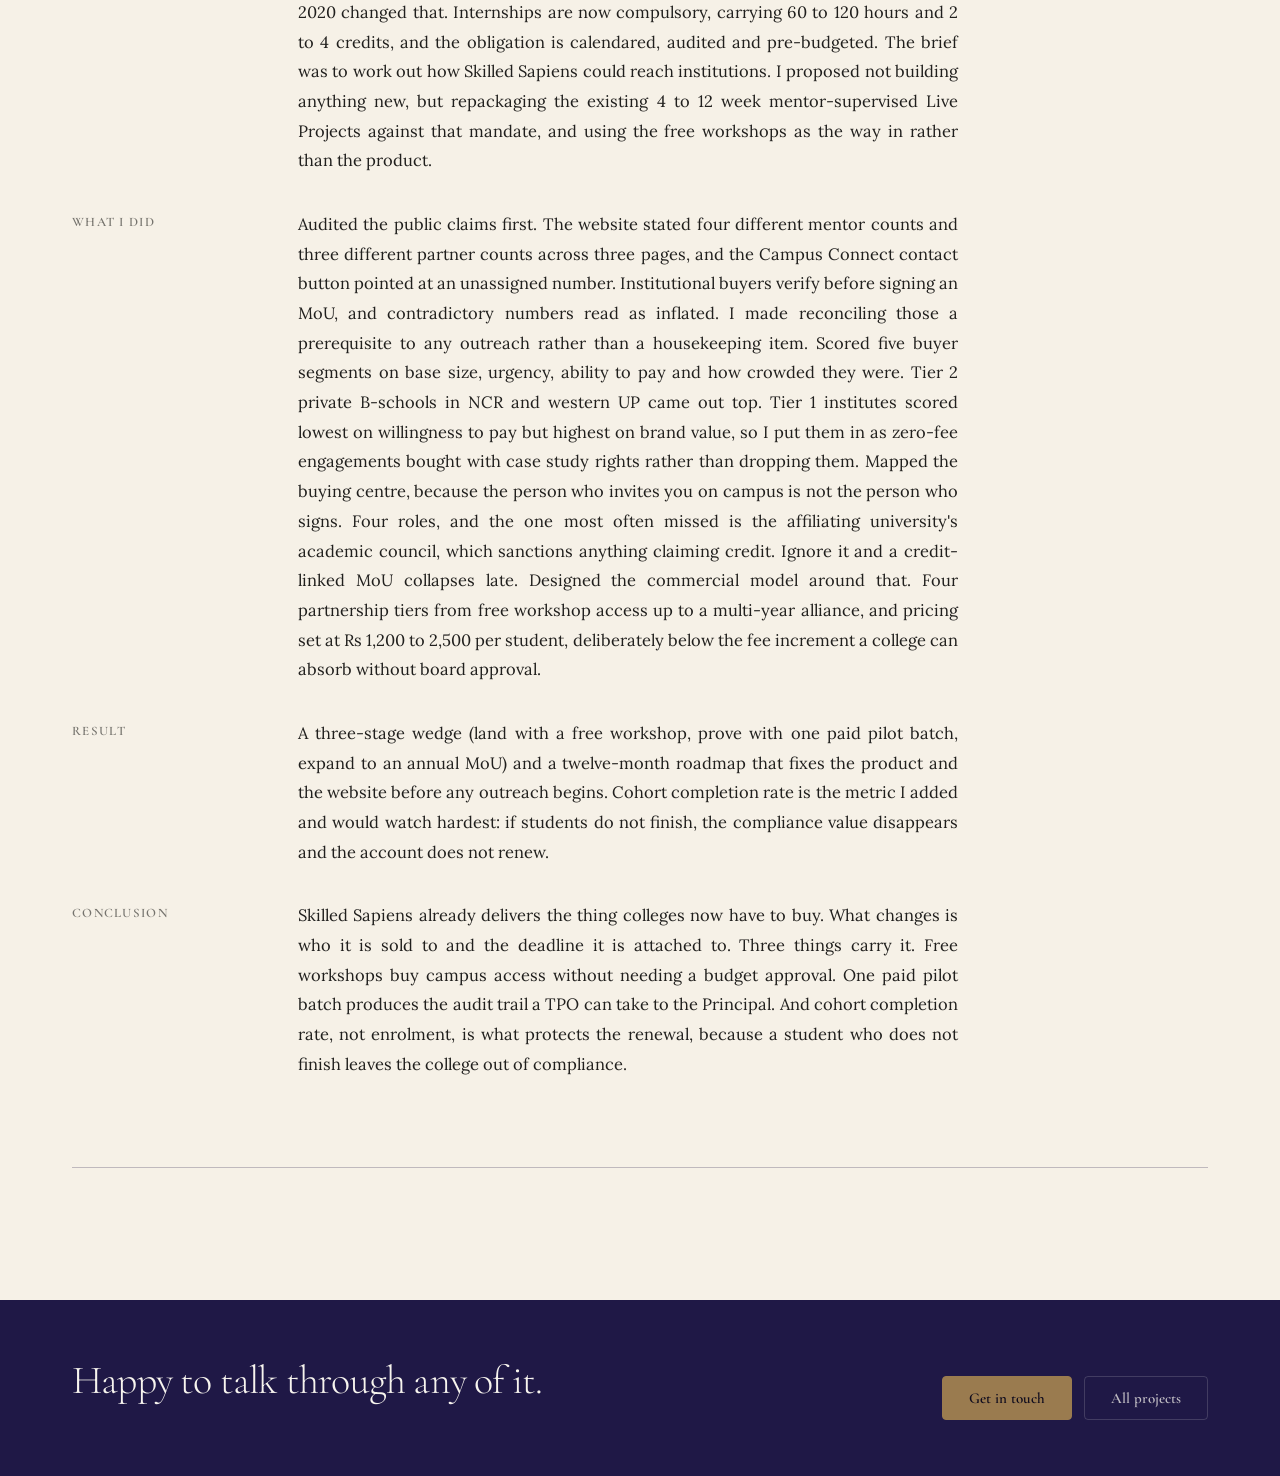
<file: market-penetration-strategy/index.html>
<!DOCTYPE html>
<html lang="en">
<head>
<meta charset="utf-8">
<meta name="viewport" content="width=device-width, initial-scale=1">
<title>Institutional Growth &amp; Market Penetration Strategy — Ankita Pathak</title>
<link rel="preconnect" href="https://fonts.googleapis.com">
<link rel="stylesheet" href="https://fonts.googleapis.com/css2?family=Cormorant+Garamond:ital,wght@0,300;0,400;0,600;1,400&family=Lora:ital,wght@0,400;0,600;1,400&family=Playfair+Display:wght@400;600&family=EB+Garamond:ital,wght@0,400;0,600;1,400&family=Libre+Baskerville:ital,wght@0,400;0,700;1,400&family=Source+Serif+4:ital,opsz,wght@0,8..60,400;0,8..60,600;1,8..60,400&display=swap">
<link rel="stylesheet" href="../style.css?v=mu7je63g">
</head>
<body>
<div class="progress"></div>
<div id="root"></div>
<script>window.PF_BASE="../";window.PF_SLUG="market-penetration-strategy";</script>
<script src="../render.js?v=mu7je63g"></script>
<script>
Portfolio.loadContent().then(c => Portfolio.renderProject(c, document.getElementById("root")))
  .catch(e => { document.getElementById("root").innerHTML = "<p style='padding:40px'>" + e.message + "</p>"; });
</script>
</body>
</html>
</file>
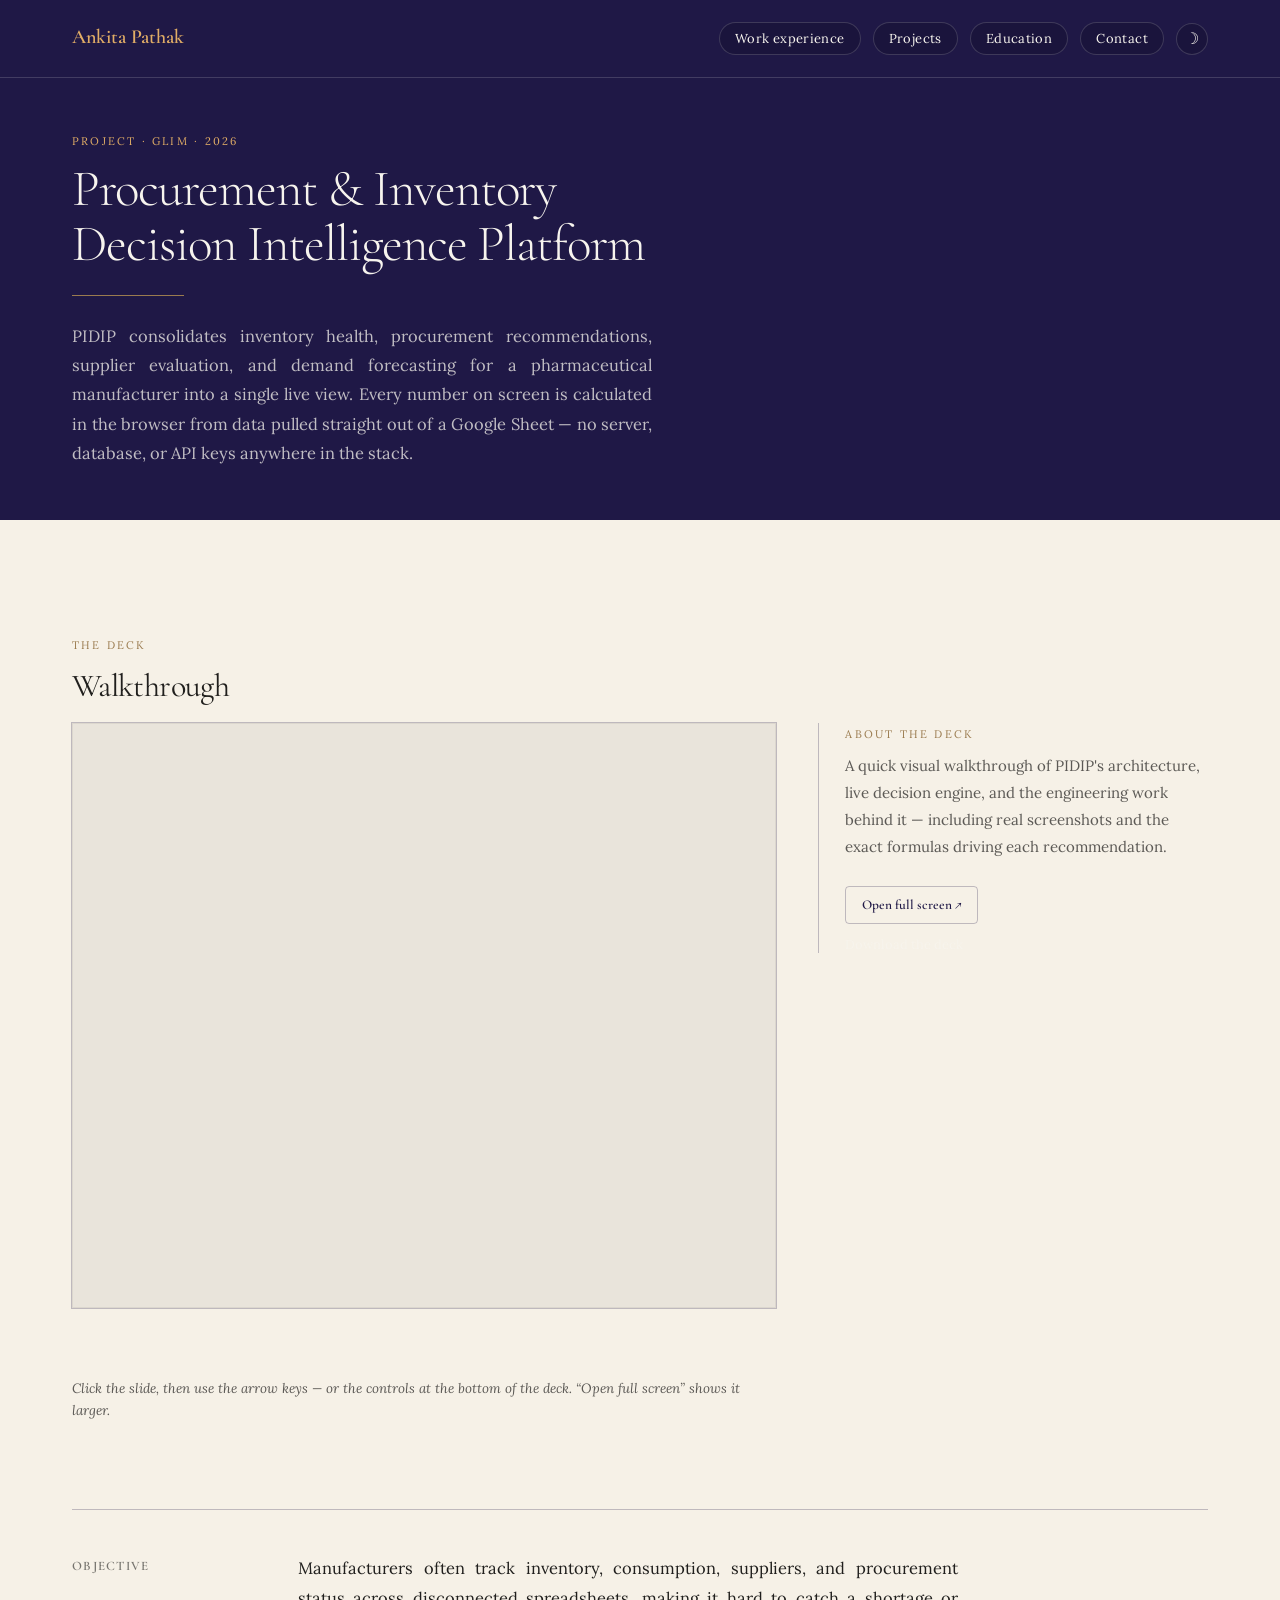
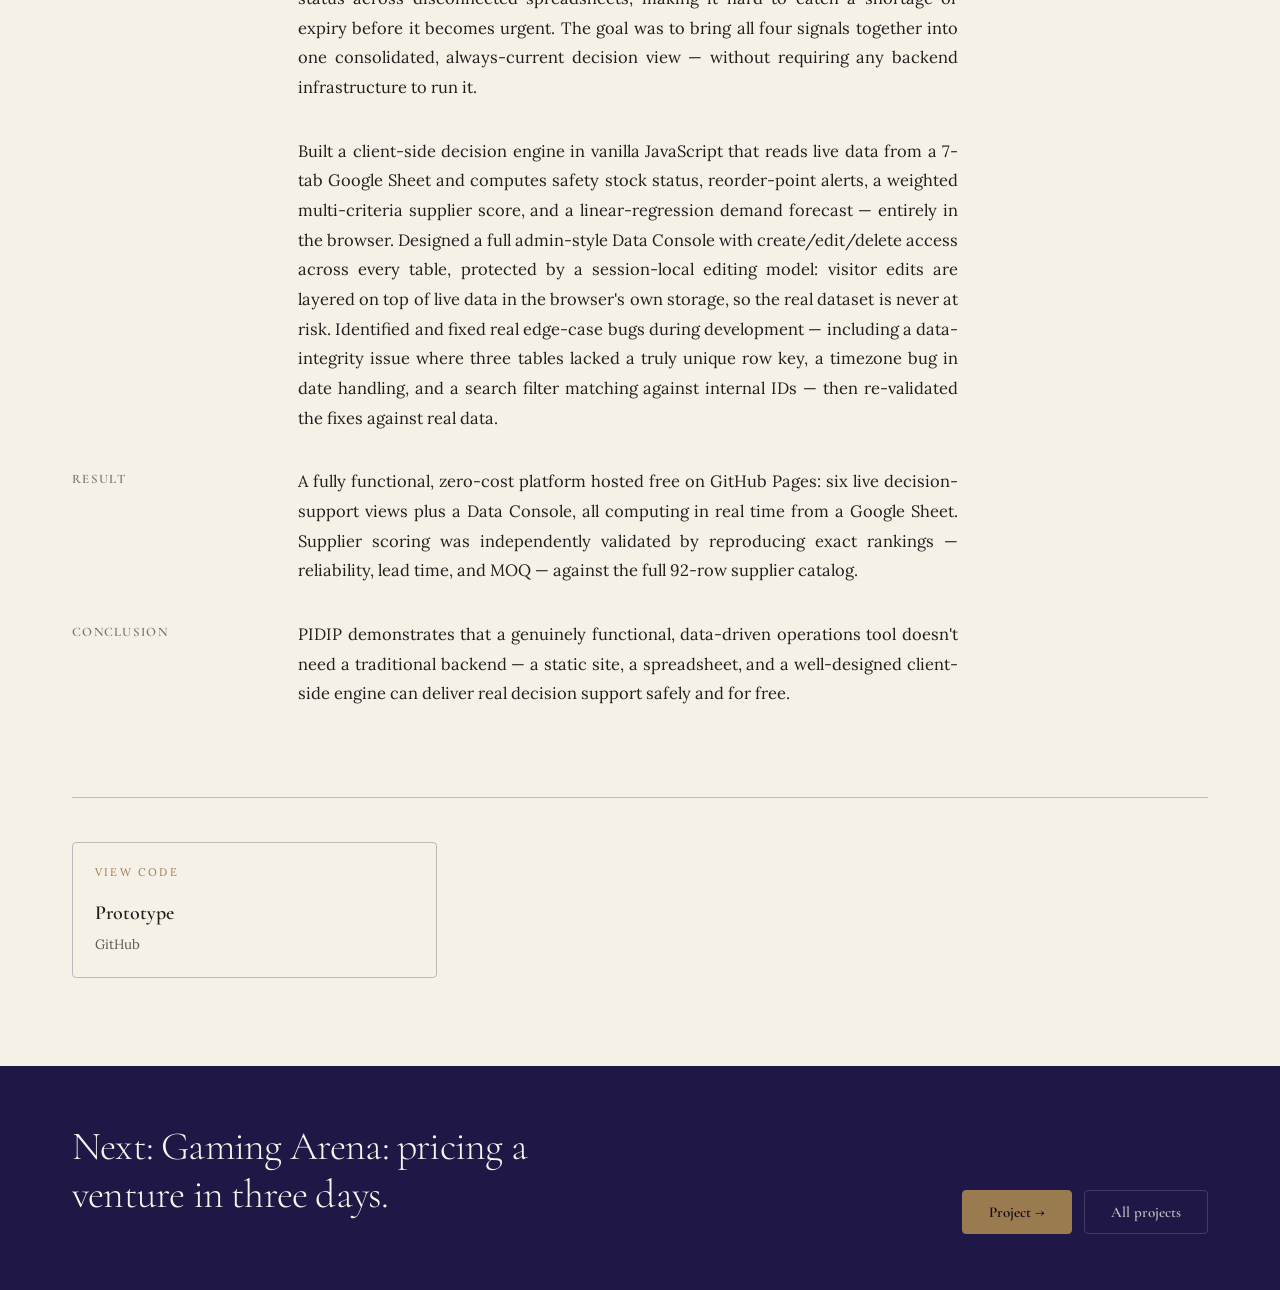
<file: pidip/index.html>
<!DOCTYPE html>
<html lang="en">
<head>
<meta charset="utf-8">
<meta name="viewport" content="width=device-width, initial-scale=1">
<title>Procurement &amp; Inventory Decision Intelligence Platform — Ankita Pathak</title>
<link rel="preconnect" href="https://fonts.googleapis.com">
<link rel="stylesheet" href="https://fonts.googleapis.com/css2?family=Cormorant+Garamond:ital,wght@0,300;0,400;0,600;1,400&family=Lora:ital,wght@0,400;0,600;1,400&family=Playfair+Display:wght@400;600&family=EB+Garamond:ital,wght@0,400;0,600;1,400&family=Libre+Baskerville:ital,wght@0,400;0,700;1,400&family=Source+Serif+4:ital,opsz,wght@0,8..60,400;0,8..60,600;1,8..60,400&display=swap">
<link rel="stylesheet" href="../style.css?v=mu7je1k8">
</head>
<body>
<div class="progress"></div>
<div id="root"></div>
<script>window.PF_BASE="../";window.PF_SLUG="pidip";</script>
<script src="../render.js?v=mu7je1k8"></script>
<script>
Portfolio.loadContent().then(c => Portfolio.renderProject(c, document.getElementById("root")))
  .catch(e => { document.getElementById("root").innerHTML = "<p style='padding:40px'>" + e.message + "</p>"; });
</script>
</body>
</html>
</file>
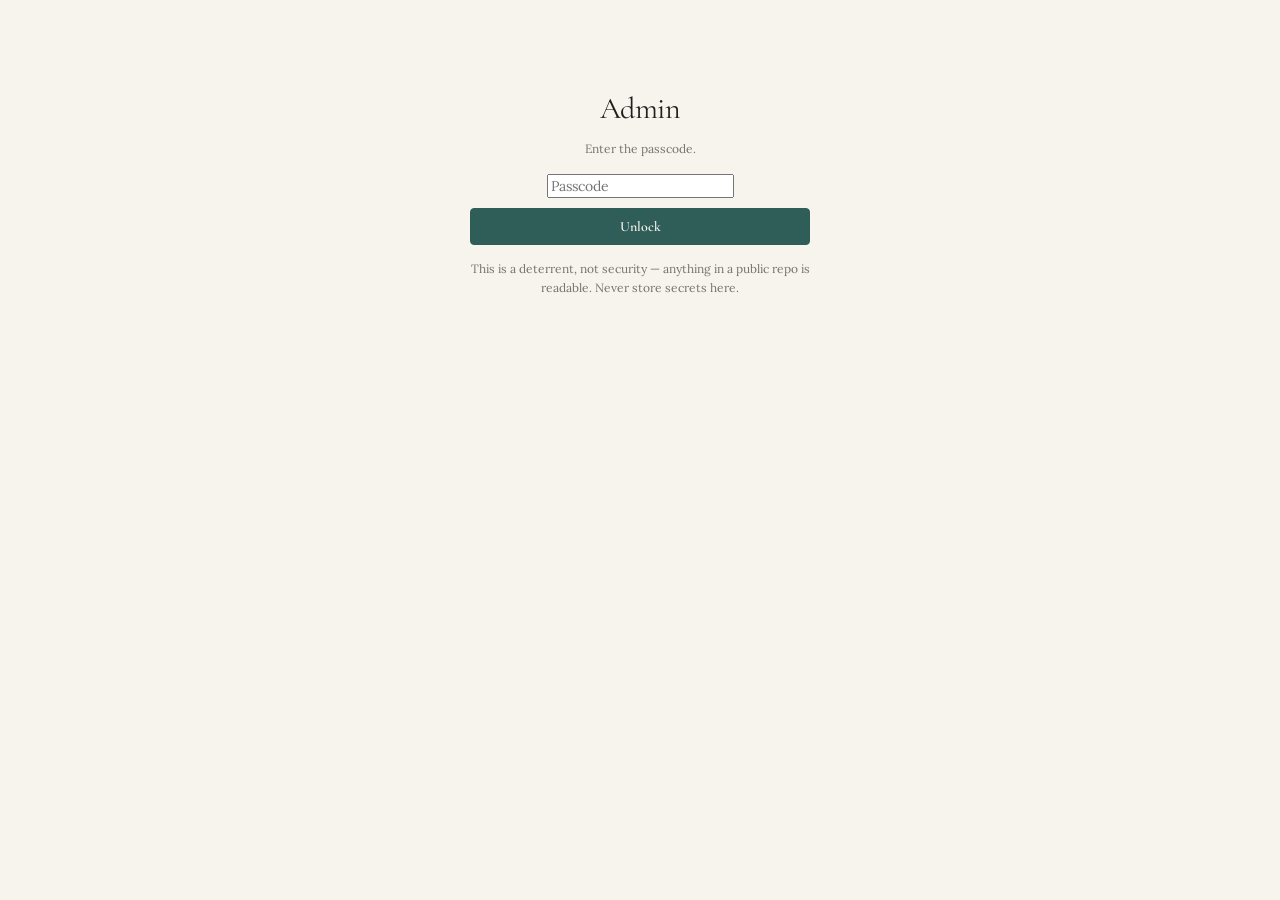
<file: admin.html>
<!DOCTYPE html>
<html lang="en">
<head>
<meta charset="utf-8">
<meta name="viewport" content="width=device-width, initial-scale=1">
<meta name="robots" content="noindex, nofollow">
<title>Admin — Portfolio</title>
<link rel="preconnect" href="https://fonts.googleapis.com">
<link rel="stylesheet" href="https://fonts.googleapis.com/css2?family=Cormorant+Garamond:wght@400;600&family=Lora:wght@400;600&display=swap">
<style>
  * { box-sizing: border-box; }
  body { margin: 0; background: #f7f4ee; color: #201f1d; font-family: 'Lora', Georgia, serif; font-size: 14px; }
  h1, h2, h3 { font-family: 'Cormorant Garamond', Georgia, serif; margin: 0; letter-spacing: -0.02em; }
  button, input, select, textarea { font: inherit; color: inherit; }
  .bar { display: flex; align-items: center; gap: 18px; padding: 16px 26px; background: #2f5d57; color: #f7f4ee; position: sticky; top: 0; z-index: 20; }
  .bar h1 { font-size: 19px; font-weight: 600; margin-right: auto; }
  .bar .status { font-size: 12px; color: rgba(247,244,238,0.75); }
  .tabs { display: flex; gap: 4px; padding: 0 26px; border-bottom: 1px solid rgba(47,93,87,0.26); background: #f2eee5; position: sticky; top: 56px; z-index: 19; }
  .tabs button { background: none; border: 0; padding: 13px 16px; cursor: pointer; font-size: 13px; letter-spacing: .05em; text-transform: uppercase; color: rgba(32,31,29,0.6); border-bottom: 2px solid transparent; }
  .tabs button.on { color: #201f1d; border-bottom-color: #b68235; }
  main { max-width: 1080px; margin: 0 auto; padding: 26px; }
  .panel { display: none; }
  .panel.on { display: block; }
  .card { border: 1px solid rgba(47,93,87,0.26); border-radius: 4px; background: rgba(255,255,255,0.5); margin-bottom: 14px; }
  .card > header { display: flex; align-items: center; gap: 10px; padding: 12px 14px; border-bottom: 1px solid rgba(47,93,87,0.16); }
  .card > header h3 { font-size: 17px; font-weight: 600; margin-right: auto; }
  .card .body { padding: 14px; display: none; }
  .card.open .body { display: block; }
  .grip { cursor: grab; color: rgba(32,31,29,0.4); user-select: none; }
  label { display: block; font-size: 11px; letter-spacing: .08em; text-transform: uppercase; color: rgba(32,31,29,0.55); margin: 12px 0 5px; }
  input[type=text], input[type=url], input[type=email], input[type=number], textarea, select {
    width: 100%; padding: 8px 10px; border: 1px solid rgba(47,93,87,0.3); border-radius: 4px; background: #fffdf9; }
  textarea { min-height: 92px; resize: vertical; line-height: 1.6; }
  .row { display: grid; gap: 12px; }
  .row.c2 { grid-template-columns: 1fr 1fr; }
  .row.c3 { grid-template-columns: 1fr 1fr 1fr; }
  .row.c4 { grid-template-columns: 90px 1fr 1fr 1fr; }
  .btn { cursor: pointer; font-family: 'Cormorant Garamond', Georgia, serif; font-weight: 600; font-size: 14px; padding: 9px 16px; border-radius: 4px; border: 1px solid rgba(47,93,87,0.4); background: transparent; }
  .btn:hover { background: rgba(182,130,53,0.1); }
  .btn.primary { background: #2f5d57; border-color: #2f5d57; color: #f7f4ee; }
  .btn.gold { background: #b68235; border-color: #b68235; color: #21170a; }
  .btn.danger { border-color: #8a3b2f; color: #8a3b2f; }
  .btn.small { padding: 5px 10px; font-size: 12px; }
  .toolbar { display: flex; gap: 8px; flex-wrap: wrap; margin: 16px 0 22px; }
  .item { border: 1px solid rgba(47,93,87,0.2); border-radius: 4px; padding: 12px; margin-bottom: 10px; background: #fffdf9; }
  .item .top { display: flex; gap: 8px; align-items: center; margin-bottom: 6px; }
  .item .top strong { margin-right: auto; font-weight: 600; }
  .hint { font-size: 12px; color: rgba(32,31,29,0.6); line-height: 1.6; }
  .swatches { display: flex; gap: 8px; flex-wrap: wrap; }
  .swatches button { width: 34px; height: 34px; border-radius: 4px; border: 2px solid transparent; cursor: pointer; }
  .swatches button.on { border-color: #201f1d; }
  .toggle { display: flex; align-items: center; gap: 9px; margin-top: 10px; font-size: 13px; }
  .drop { border: 1px dashed rgba(47,93,87,0.4); border-radius: 4px; padding: 16px; text-align: center; font-size: 12px; color: rgba(32,31,29,0.6); cursor: pointer; }
  .drop.hot { background: rgba(182,130,53,0.1); border-color: #b68235; }
  .thumbs { display: flex; gap: 8px; flex-wrap: wrap; margin-top: 10px; }
  .thumb { position: relative; width: 96px; }
  .thumb img { width: 96px; height: 60px; object-fit: cover; border: 1px solid rgba(47,93,87,0.3); }
  .thumb button { position: absolute; top: 2px; right: 2px; width: 20px; height: 20px; border: 0; border-radius: 2px; background: rgba(32,31,29,0.75); color: #fff; cursor: pointer; font-size: 12px; line-height: 1; }
  .gate { max-width: 340px; margin: 90px auto; text-align: center; }
  .log { font-size: 12px; white-space: pre-wrap; background: #fffdf9; border: 1px solid rgba(47,93,87,0.25); border-radius: 4px; padding: 12px; max-height: 190px; overflow: auto; margin-top: 12px; }
  .warn { border-left: 2px solid #b68235; padding-left: 12px; font-size: 12.5px; line-height: 1.65; color: rgba(32,31,29,0.75); }
</style>
</head>
<body>

<div id="gate" class="gate">
  <h1 style="font-size:30px;font-weight:400;margin-bottom:10px">Admin</h1>
  <p class="hint" style="margin-bottom:16px">Enter the passcode.</p>
  <input type="password" id="pass" placeholder="Passcode">
  <button class="btn primary" style="margin-top:10px;width:100%" onclick="tryGate()">Unlock</button>
  <p class="hint" style="margin-top:14px">This is a deterrent, not security — anything in a public repo is readable. Never store secrets here.</p>
</div>

<div id="app" style="display:none">
  <div class="bar">
    <h1>Portfolio admin</h1>
    <span class="status" id="status">loading…</span>
    <button class="btn small" onclick="preview()">Preview site</button>
    <button class="btn small gold" onclick="publish()">Publish to GitHub</button>
  </div>
  <div class="tabs">
    <button class="on" data-tab="sections">Sections</button>
    <button data-tab="projects">Projects</button>
    <button data-tab="appearance">Appearance</button>
    <button data-tab="details">Details</button>
    <button data-tab="share">Share / QR</button>
    <button data-tab="publish">Publish</button>
  </div>
  <main>
    <div class="panel on" id="p-sections"></div>
    <div class="panel" id="p-projects"></div>
    <div class="panel" id="p-appearance"></div>
    <div class="panel" id="p-details"></div>
    <div class="panel" id="p-share"></div>
    <div class="panel" id="p-publish"></div>
  </main>
</div>

<script src="admin.js?v=mthmwpkp"></script>
</body>
</html>
</file>
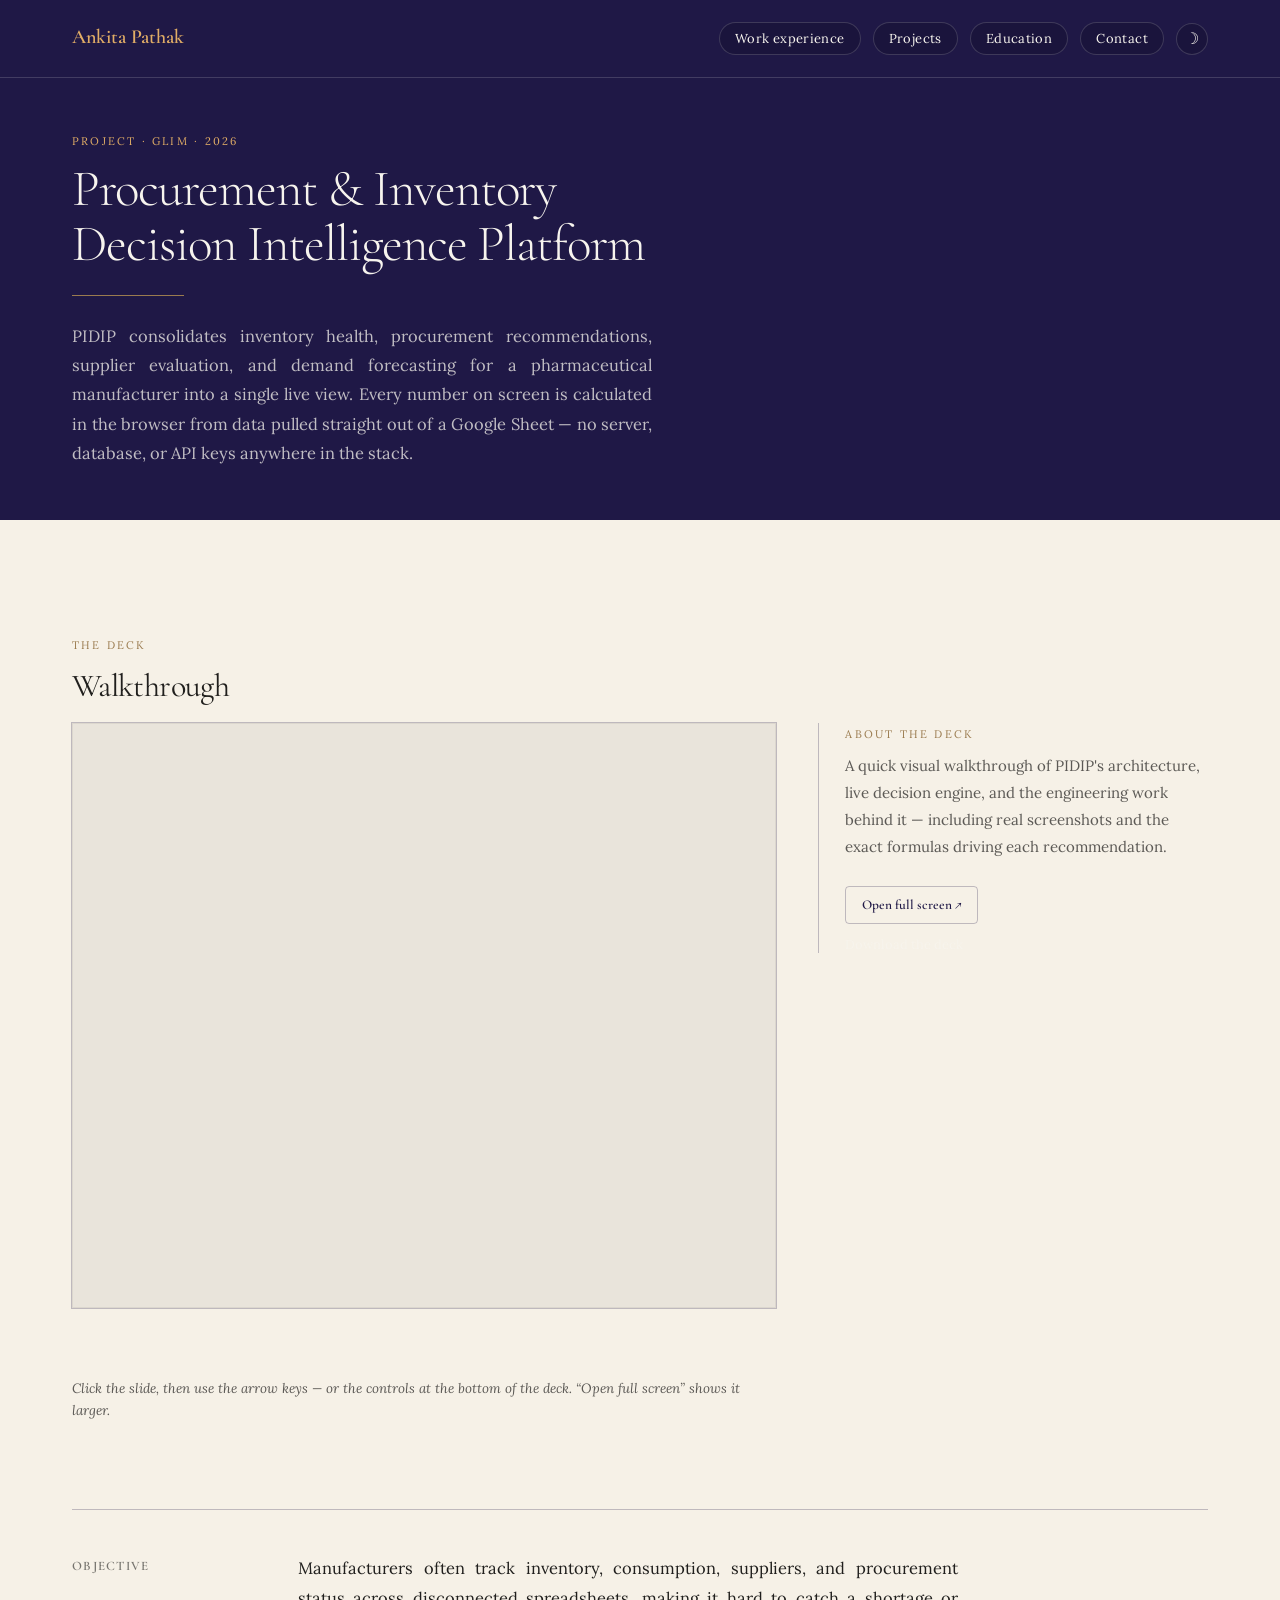
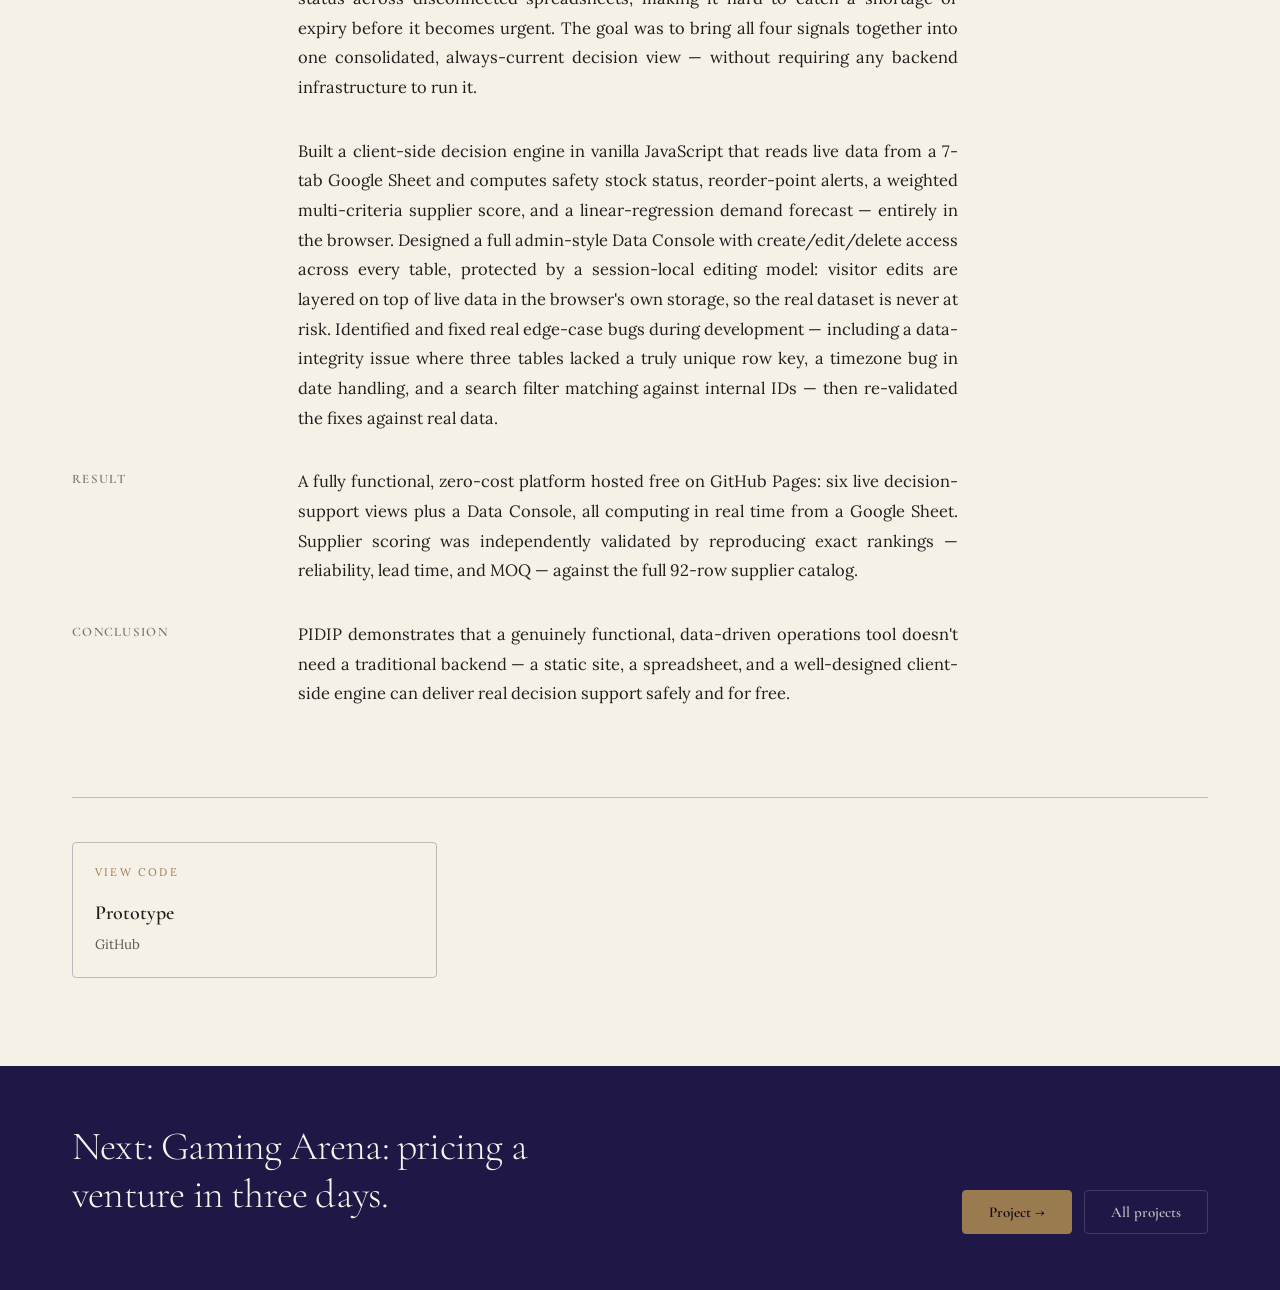
<file: project.html>
<!DOCTYPE html>
<html lang="en">
<head>
<meta charset="utf-8">
<meta name="viewport" content="width=device-width, initial-scale=1">
<title>Project — Ankita Pathak</title>
<meta name="description" content="Portfolio — project management, business analysis and selected work.">
<link rel="preconnect" href="https://fonts.googleapis.com">
<link rel="preconnect" href="https://fonts.gstatic.com" crossorigin>
<link rel="stylesheet" href="https://fonts.googleapis.com/css2?family=Cormorant+Garamond:ital,wght@0,300;0,400;0,600;1,400&family=Lora:ital,wght@0,400;0,600;1,400&family=Playfair+Display:wght@400;600&family=EB+Garamond:ital,wght@0,400;0,600;1,400&family=Libre+Baskerville:ital,wght@0,400;0,700;1,400&family=Source+Serif+4:ital,opsz,wght@0,8..60,400;0,8..60,600;1,8..60,400&display=swap">
<link rel="stylesheet" href="style.css?v=mthmwpkp">
</head>
<body>
<div class="progress"></div>
<div id="root"></div>
<script src="render.js?v=mthmwpkp"></script>
<script>
Portfolio.loadContent()
  .then(c => Portfolio.renderProject(c, document.getElementById('root')))
  .catch(e => { document.getElementById('root').innerHTML = '<p style="padding:40px;font-family:Georgia,serif">Could not load content.json — ' + e.message + '</p>'; });
</script>
</body>
</html>
</file>
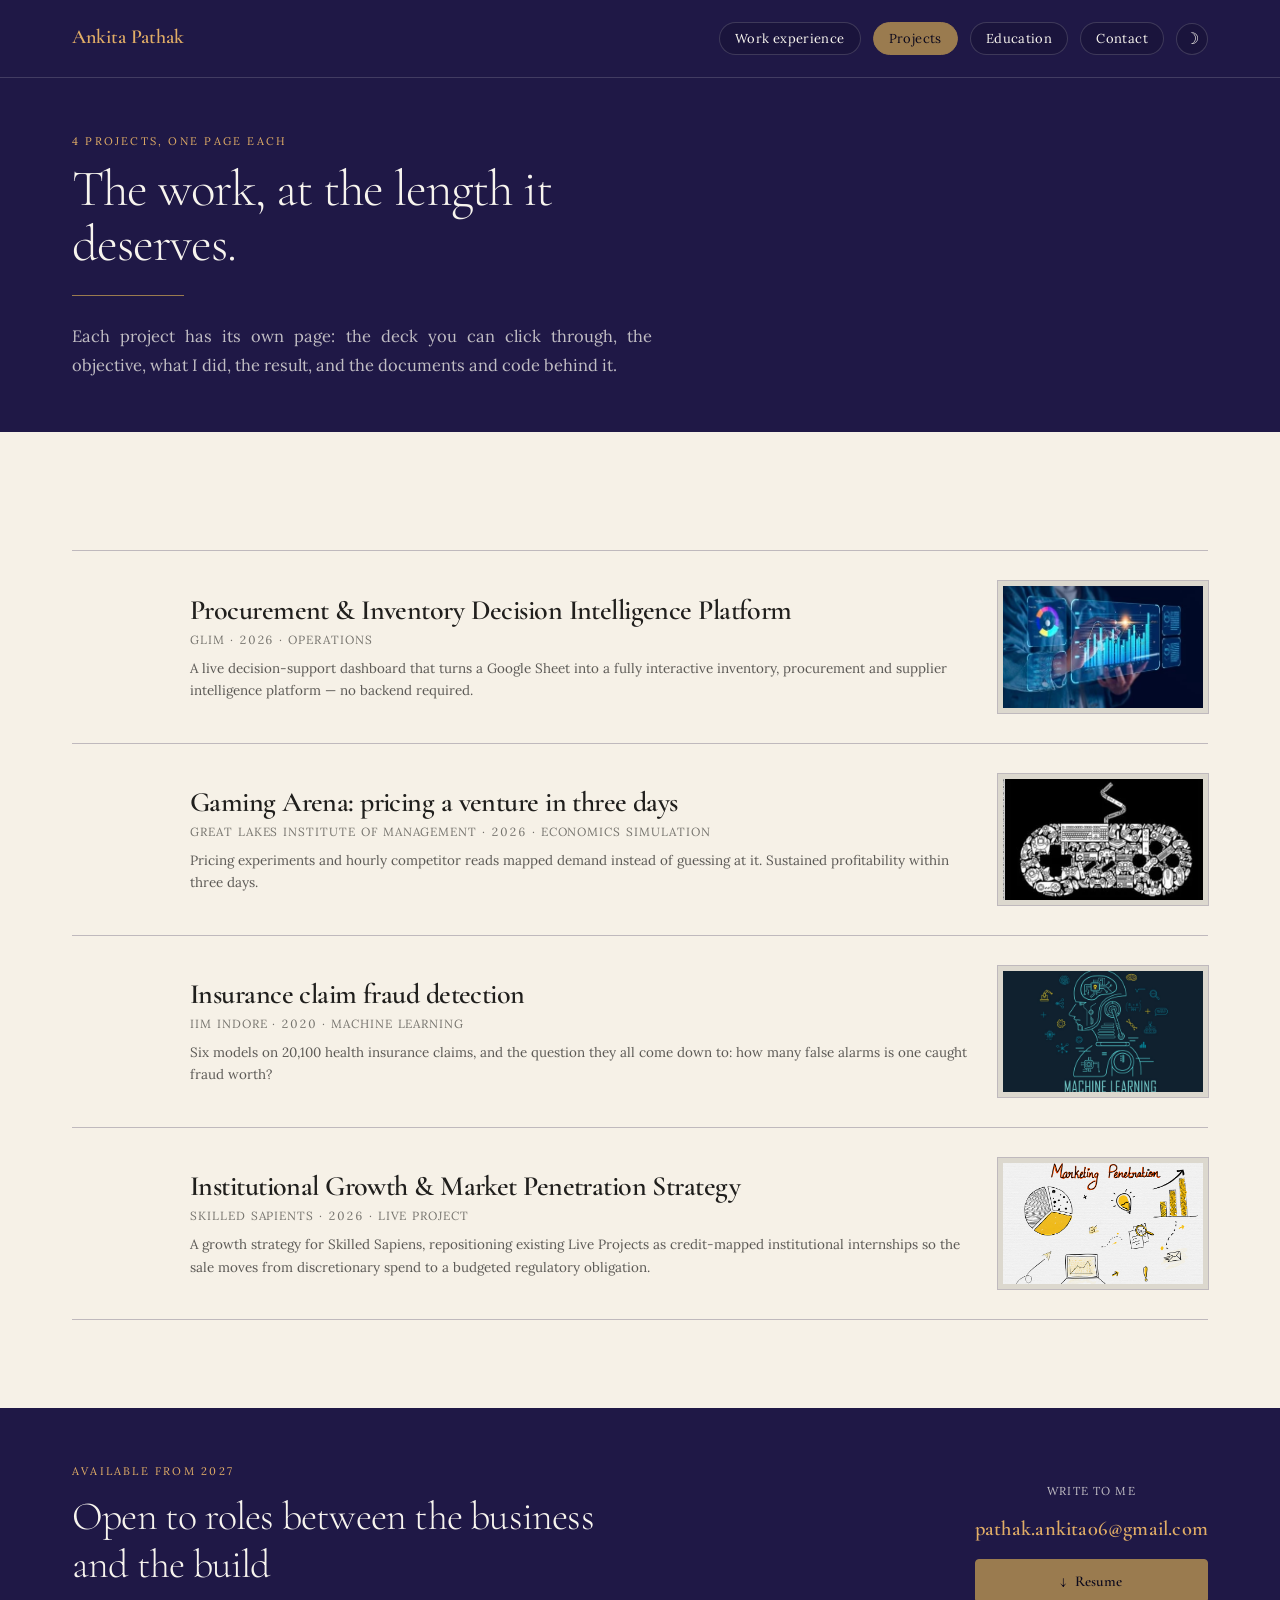
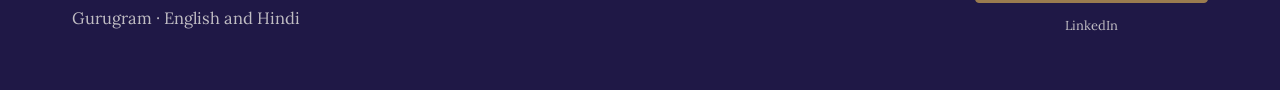
<file: projects.html>
<!DOCTYPE html>
<html lang="en">
<head>
<meta charset="utf-8">
<meta name="viewport" content="width=device-width, initial-scale=1">
<title>Projects — Ankita Pathak</title>
<meta name="description" content="Portfolio — project management, business analysis and selected work.">
<link rel="preconnect" href="https://fonts.googleapis.com">
<link rel="preconnect" href="https://fonts.gstatic.com" crossorigin>
<link rel="stylesheet" href="https://fonts.googleapis.com/css2?family=Cormorant+Garamond:ital,wght@0,300;0,400;0,600;1,400&family=Lora:ital,wght@0,400;0,600;1,400&family=Playfair+Display:wght@400;600&family=EB+Garamond:ital,wght@0,400;0,600;1,400&family=Libre+Baskerville:ital,wght@0,400;0,700;1,400&family=Source+Serif+4:ital,opsz,wght@0,8..60,400;0,8..60,600;1,8..60,400&display=swap">
<link rel="stylesheet" href="style.css?v=mthgz9id">
</head>
<body>
<div class="progress"></div>
<div id="root"></div>
<script src="render.js?v=mthgz9id"></script>
<script>
Portfolio.loadContent()
  .then(c => Portfolio.renderProjectIndex(c, document.getElementById('root')))
  .catch(e => { document.getElementById('root').innerHTML = '<p style="padding:40px;font-family:Georgia,serif">Could not load content.json — ' + e.message + '</p>'; });
</script>
</body>
</html>
</file>
<file: style.css>
:root {
  --brand: #e1ad66;
  --on-band: #f7f4ee;
  --accent-on-band: #e1ad66;
  --tint: #ece7dc;
  --band: #2f5d57;
  --band-dark: #142823;
  --accent: #b68235;
  --accent-soft: rgba(182,130,53,0.07);
  --bg: #f7f4ee;
  --ink: #201f1d;
  --ink-60: rgba(32,31,29,0.6);
  --ink-70: rgba(32,31,29,0.72);
  --rule: rgba(47,93,87,0.26);
  --paper-70: rgba(247,244,238,0.75);
  --paper-16: rgba(247,244,238,0.16);
  --fh: 'Cormorant Garamond', Georgia, serif;
  --fb: 'Lora', Georgia, serif;
  --base: 16px;
  --gap: 88px;
}
* { box-sizing: border-box; }
html { scroll-behavior: smooth; }
body { margin: 0; background: var(--bg); color: var(--ink); font-family: var(--fb); font-size: var(--base); }
img { display: block; max-width: 100%; }
h1, h2, h3 { font-family: var(--fh); letter-spacing: -0.02em; margin: 0; }
p { margin: 0; }
a { color: var(--accent); text-underline-offset: 3px; transition: color .22s ease; }
::selection { background: rgba(182,130,53,0.3); }
:focus-visible { outline: 2px solid var(--accent); outline-offset: 2px; }

.progress { position: fixed; top: 0; left: 0; height: 2px; width: 0; background: var(--accent); z-index: 60; transition: width .1s linear; }
.wrap { max-width: 1360px; margin: 0 auto; padding: 0 72px; }

/* bands */
.band { background: var(--band); color: var(--on-band); }
.band .nav { display: flex; align-items: baseline; gap: 14px; padding: 22px 72px; border-bottom: 1px solid var(--paper-16); flex-wrap: wrap; }
.band .nav .brand { font-family: var(--fh); font-weight: 600; font-size: 1.25rem; margin-right: auto; color: var(--brand); text-decoration: none; }
.band .nav a { font-size: .81rem; color: var(--paper-70); text-decoration: none; position: relative; }
.band .nav a::after { content: ""; position: absolute; left: 0; right: 0; bottom: -4px; height: 1px; background: var(--accent); transform: scaleX(0); transform-origin: left; transition: transform .28s ease; }
.band .nav a:hover { color: var(--accent); }
.band .nav a:hover::after { transform: scaleX(1); }
.band .nav a.here { color: var(--accent); }
.band .nav .pill-row { display: flex; flex-wrap: wrap; gap: 12px; align-items: center; }
.mode-toggle { width: 32px; height: 32px; border-radius: 999px; border: 1px solid var(--paper-16); background: rgba(0,0,0,.14); color: var(--on-band); font-size: 1rem; line-height: 1; cursor: pointer; transition: background .25s ease, border-color .25s ease, transform .25s ease; }
.mode-toggle:hover { background: var(--accent); border-color: var(--accent); color: var(--band-dark); transform: rotate(-12deg); }
html[data-mode="dark"] body { background: #15191a; }
html[data-mode="dark"] .plate-empty, html[data-mode="dark"] .card .cover, html[data-mode="dark"] .deck { background: rgba(255,255,255,.05); }
html[data-mode="dark"] .card { border-color: var(--rule); }
html[data-mode="dark"] .item, html[data-mode="dark"] .file { background: rgba(255,255,255,.03); }
.band .nav a.pill { white-space: nowrap; padding: 7px 15px; border-radius: 999px; border: 1px solid var(--paper-16); background: rgba(0,0,0,.14); color: var(--on-band); letter-spacing: .03em; transition: background .25s ease, border-color .25s ease, transform .25s ease, color .25s ease; }
.band .nav a.pill::after { display: none; }
.band .nav a.pill:hover { background: var(--accent); border-color: var(--accent); color: var(--band-dark); transform: translateY(-1px); }
.band .nav a.pill.here { background: var(--accent); border-color: var(--accent); color: var(--band-dark); }

.hero { display: grid; grid-template-columns: 1.5fr .85fr; gap: 54px; align-items: center; padding: 66px 72px 62px; }
.hero.nophoto { grid-template-columns: 1fr; }
.hero h1 { font-weight: 300; font-size: 3.85rem; line-height: 1.06; max-width: 24ch; margin: 0 0 30px; animation: fadeUp 1s ease both; }
.page-head { padding: 56px 72px 52px; }
.page-head h1 { font-weight: 300; font-size: 3.2rem; line-height: 1.08; max-width: 26ch; margin: 0 0 22px; }
.kicker { font-size: .69rem; letter-spacing: .2em; text-transform: uppercase; color: var(--accent); margin: 0 0 14px; }
.kicker.on-band { color: var(--accent-on-band); }
.lede { max-width: 58ch; font-size: 1.03rem; line-height: 1.78; color: var(--paper-70); text-align: justify; hyphens: auto; }
.rule-in { height: 1px; width: 112px; background: var(--accent); margin: 0 0 26px; transform-origin: left; animation: ruleIn 1s ease .4s both; }
.hero-plate { margin: 0; }
.hero-plate img, .hero-plate .plate-empty { border: 6px solid var(--paper-16); outline: 1px solid var(--paper-16); aspect-ratio: 4/5; object-fit: cover; width: 100%; animation: floatPlate 5s ease-in-out 1.5s infinite alternate; }
.hero-plate figcaption { font-size: .69rem; margin-top: 9px; color: var(--paper-70); font-style: italic; }
.plate-empty { display: grid; place-items: center; text-align: center; padding: 20px; background: rgba(0,0,0,.12); font-family: var(--fh); font-size: .88rem; color: var(--paper-70); }
.plate-empty.small { font-size: .75rem; }
.stats { display: flex; gap: 34px; margin-top: 32px; }
.stats .sv { font-family: var(--fh); font-weight: 300; font-size: 2.35rem; line-height: 1; color: var(--accent-on-band); font-feature-settings: 'tnum'; }
.stats .sl { font-size: .78rem; letter-spacing: .06em; text-transform: uppercase; color: var(--paper-70); margin-top: 2px; }

/* sections */
.sec { max-width: 1360px; margin: var(--gap) auto 0; padding: 0 72px; }
.sec > .wrap { padding: 0; max-width: none; border-top: 1px solid var(--rule); padding-top: 44px; }
.sec.norule > .wrap { border-top: 0; padding-top: 30px; }
.sec-head { position: relative; margin-bottom: 36px; }
.sec-head h2 { font-weight: 400; font-size: 2.6rem; position: relative; }
.sec-head h2::after { content: ""; position: absolute; left: 0; bottom: -12px; width: 62px; height: 1px; background: var(--accent); transform: scaleX(0); transform-origin: left; transition: transform .7s cubic-bezier(.2,.8,.2,1); }
.sec.lit .sec-head h2::after { transform: scaleX(1); }
.note { font-size: .84rem; line-height: 1.66; color: var(--ink-70); }
.muted { color: var(--ink-60); font-weight: 400; }
.lede-dark { font-size: 1rem; line-height: 1.8; text-align: justify; hyphens: auto; color: var(--ink); }

/* reveal */
.reveal { opacity: 0; transform: translateY(20px); transition: opacity .8s cubic-bezier(.2,.7,.2,1), transform .8s cubic-bezier(.2,.7,.2,1); }
.reveal.in { opacity: 1; transform: none; }
.no-anim .reveal { opacity: 1; transform: none; transition: none; }
.no-anim .hero-plate img, .no-anim .hero-plate .plate-empty, .no-anim .rule-in { animation: none; }
.no-anim .rail-line::before { transform: scaleX(1); transition: none; }
.no-anim .rail-line::after, .no-anim .rail-item:last-child .dot { animation: none; }
.no-anim .rail-item .dot { transform: scale(1); transition: none; }

/* journey rail */
.rail { display: grid; grid-template-columns: repeat(5, 1fr); position: relative; }
.rail-line { position: absolute; left: 0; right: 0; top: 7px; height: 1px; background: var(--rule); }

.rail-marker { display: none !important; }




.rail-item { padding-right: 18px; }
.rail-item .dot { display: block; width: 11px; height: 11px; border-radius: 50%; border: 1px solid var(--accent); background: var(--bg); margin-bottom: 18px; transform: scale(0); transition: transform .7s cubic-bezier(.2,1.4,.4,1), background .6s ease; }
.sec.lit .rail-item .dot { transform: scale(1); }
.rail-item:last-child .dot { background: var(--accent); }
.rail-item:hover .dot { background: var(--accent); box-shadow: 0 0 0 5px var(--accent-soft); }
.rail-item { transition: transform .3s ease; }
.rail-item:hover { transform: translateY(-3px); }

@keyframes pulseDot { 0%, 100% { box-shadow: 0 0 0 0 var(--accent-soft); } 50% { box-shadow: 0 0 0 7px var(--accent-soft); } }
.rail-item:last-child .dot { background: var(--accent); }
.rail-item .year { font-size: .75rem; font-feature-settings: 'tnum'; color: var(--accent); letter-spacing: .08em; margin-bottom: 4px; }
.rail-item h3 { font-weight: 600; font-size: 1.06rem; margin-bottom: 4px; }

/* experience */
.exp { display: grid; grid-template-columns: 250px 1fr; gap: 46px; padding-bottom: 38px; }
.exp.topline { border-top: 1px solid var(--rule); padding-top: 38px; }
.exp h3 { font-weight: 600; font-size: 1.56rem; line-height: 1.15; margin-bottom: 6px; }
.exp .role { font-size: .94rem; font-style: italic; margin-bottom: 4px; }
.exp .period { font-size: .75rem; letter-spacing: .07em; text-transform: uppercase; color: var(--ink-60); margin-bottom: 14px; font-feature-settings: 'tnum'; }
.exp ul { margin: 0; padding: 0; list-style: none; display: flex; flex-direction: column; gap: 18px; }
.exp li { display: grid; grid-template-columns: 20px 1fr; gap: 12px; font-size: .97rem; line-height: 1.72; text-align: justify; hyphens: auto; }
.exp .dash { color: var(--accent); font-family: var(--fh); font-size: 1.1rem; transition: transform .25s ease; }
.exp li:hover .dash { transform: translateX(4px); }

/* project rows */
.rows { display: flex; flex-direction: column; }
.row { display: grid; grid-template-columns: 76px 1fr auto; gap: 28px; align-items: start; padding: 30px 0; border-top: 1px solid var(--rule); text-decoration: none; color: inherit; transition: background .26s ease, padding-left .26s ease; }
.row:last-of-type { border-bottom: 1px solid var(--rule); }
.row:hover { background: var(--accent-soft); padding-left: 10px; }
.row .num, .card .num { font-family: var(--fh); font-weight: 300; font-size: 3.2rem; line-height: .9; color: var(--accent); font-feature-settings: 'tnum'; }
.row h3 { font-weight: 600; font-size: 1.65rem; margin-bottom: 5px; }
.row .period, .card .period { font-size: .74rem; letter-spacing: .08em; text-transform: uppercase; color: var(--ink-60); margin: 0 0 10px; font-feature-settings: 'tnum'; }
.row .arrow { font-family: var(--fh); font-size: 1.35rem; color: var(--accent); padding-top: 8px; transition: transform .26s ease; }
.row:hover .arrow { transform: translateX(6px); }
.btn-band { display: inline-block; margin-top: 26px; font-family: var(--fh); font-weight: 600; font-size: .88rem; color: var(--on-band); background: var(--band); border: 1px solid var(--band); border-radius: 4px; padding: 11px 20px; text-decoration: none; transition: transform .25s ease, opacity .25s ease; }
.btn-band:hover { transform: translateY(-2px); color: var(--on-band); opacity: .9; }

/* practice — the one tinted, full-bleed section */
#practice.sec { max-width: none; margin-left: 0; margin-right: 0; padding: 0; background: var(--tint); border-top: 1px solid var(--rule); border-bottom: 1px solid var(--rule); }
#practice.sec > .wrap { max-width: 1360px; margin: 0 auto; padding: 52px 72px; border-top: 0; }
html[data-mode="dark"] #practice.sec { background: rgba(255,255,255,.04); }

/* practice */
.two { display: grid; grid-template-columns: 1fr 1fr; gap: 56px; }
.two-even { display: grid; grid-template-columns: 1fr 1fr; gap: 32px; }
.stack { display: flex; flex-direction: column; gap: 22px; }
.edged { border-left: 1px solid var(--rule); padding: 2px 0 2px 18px; transition: border-color .25s ease, padding-left .25s ease; }
.edged:hover { border-color: var(--accent); padding-left: 22px; }
.edged h3, .edged-top h3, .skill h3 { font-weight: 600; font-size: 1.06rem; margin-bottom: 4px; }
.edged-top { border-top: 1px solid var(--rule); padding-top: 16px; }

/* education + certifications tables */
.table { display: flex; flex-direction: column; }
.edu { display: grid; grid-template-columns: 84px 158px minmax(0,1fr) minmax(0,1.25fr); gap: 28px; align-items: baseline; padding: 17px 0; border-top: 1px solid var(--rule); transition: background .25s ease; }
.edu:last-child, .cert:last-child { border-bottom: 1px solid var(--rule); }
.edu:hover, .cert:hover { background: var(--accent-soft); }
.edu .year { font-size: .9rem; font-feature-settings: 'tnum'; color: var(--accent); letter-spacing: .04em; }
.edu .degree { font-family: var(--fh); font-weight: 600; font-size: 1.25rem; line-height: 1.1; }
.edu .inst { font-size: .97rem; line-height: 1.45; }
.cert { display: grid; grid-template-columns: minmax(0,1fr) minmax(0,1.15fr); gap: 28px; align-items: baseline; padding: 15px 0; border-top: 1px solid var(--rule); transition: background .25s ease; }
.cert .ct { font-family: var(--fh); font-weight: 600; font-size: 1.09rem; }

/* skills */
.grid3 { display: grid; grid-template-columns: repeat(3, minmax(0,1fr)); gap: 34px 30px; }
.skill { border-top: 2px solid var(--rule); padding-top: 16px; transition: border-color .3s ease; }
.skill:hover { border-color: var(--accent); }

/* project index cards */
.cards { display: flex; flex-direction: column; }
.card { display: grid; grid-template-columns: 88px 1fr 210px; gap: 30px; align-items: center; padding: 30px 0; border-top: 1px solid var(--rule); text-decoration: none; color: inherit; transition: background .25s ease; }
.card:last-child { border-bottom: 1px solid var(--rule); }
.card:hover { background: var(--accent-soft); }
.card h2 { font-weight: 600; font-size: 1.75rem; margin-bottom: 5px; }
.card .cover { aspect-ratio: 16/10; border: 5px solid rgba(0,0,0,.06); outline: 1px solid var(--rule); background: rgba(0,0,0,.05); }
.card .cover img { width: 100%; height: 100%; object-fit: cover; }
.card .cover .plate-empty { height: 100%; color: var(--ink-60); }

/* figures band — one size, even gaps, appears once */
.figures { display: grid; grid-template-columns: repeat(auto-fit, minmax(160px, 1fr)); gap: 30px; padding: 26px 0; border-top: 1px solid var(--rule); border-bottom: 1px solid var(--rule); }
.figures .fv { font-family: var(--fh); font-weight: 300; font-size: 2.9rem; line-height: 1; font-feature-settings: 'tnum'; color: var(--accent); }
.figures .fl { margin-top: 7px; font-size: .75rem; letter-spacing: .09em; text-transform: uppercase; color: var(--ink-60); }

/* deck viewer */
.deck-head { display: flex; align-items: flex-end; justify-content: space-between; gap: 24px; margin-bottom: 18px; }
.deck-count { font-size: .82rem; font-feature-settings: 'tnum'; color: var(--ink-60); margin-right: 4px; }
.btn-ghost { font-family: var(--fh); font-weight: 600; font-size: .84rem; color: var(--band); border: 1px solid var(--rule); border-radius: 4px; padding: 10px 16px; text-decoration: none; white-space: nowrap; transition: background .25s ease; }
.btn-ghost:hover { background: var(--accent-soft); color: var(--band); }
.deck-frame { max-width: 520px; margin: 0 auto; }
.deck-frame.split { max-width: 100%; display: grid; grid-template-columns: minmax(0, 62%) minmax(200px, 1fr); grid-template-rows: auto auto auto auto; column-gap: 42px; align-items: start; }
.deck-frame.split > .deck-head { grid-column: 1; grid-row: 1; }
.deck-frame.split > .deck { grid-column: 1; grid-row: 2; }
.deck-frame.split > .thumbstrip { grid-column: 1; grid-row: 3; }
.deck-frame.split > .deck-foot-note { grid-column: 1; grid-row: 4; text-align: left; }
.deck-frame.split > .deck-aside { grid-column: 2; grid-row: 2 / -1; }
.deck-aside { padding-left: 26px; border-left: 1px solid var(--rule); padding-top: 4px; }
.deck-aside .kicker { margin-bottom: 12px; }
.deck-about { font-size: .94rem; line-height: 1.78; text-align: left; color: var(--ink-70); }
.deck-facts { margin: 22px 0 0; }
.deck-facts > div { display: grid; grid-template-columns: auto minmax(0, 1fr); align-items: baseline; column-gap: 14px; padding: 8px 0; border-top: 1px solid var(--rule); }
.deck-facts dt { font-family: var(--fh); font-size: .78rem; line-height: 1.5; letter-spacing: .06em; text-transform: uppercase; color: var(--ink-60); }
.deck-facts dd { margin: 0; font-size: .9rem; line-height: 1.5; text-align: right; font-feature-settings: 'tnum'; }
.deck-aside-acts { display: flex; flex-direction: column; align-items: flex-start; gap: 12px; margin-top: 26px; }
@media (max-width: 760px) { .deck-frame.split { grid-template-columns: 1fr; row-gap: 30px; } .deck-frame.split > .deck-aside, .deck-frame.split > .deck, .deck-frame.split > .thumbstrip, .deck-frame.split > .deck-foot-note, .deck-frame.split > .deck-head { grid-column: 1; grid-row: auto; } .deck-aside { padding-left: 0; border-left: 0; border-top: 1px solid var(--rule); padding-top: 22px; } }
.deck-frame .deck-foot-note { text-align: center; }
.deck.embed { border-width: 1px; background: rgba(0,0,0,.05); }
.deck.r43 { aspect-ratio: 4 / 3; }
.deck.embed.r43 { box-sizing: content-box; aspect-ratio: 4 / 3; height: auto; padding-bottom: 56px; } /* 4:3 media area, plus the viewer toolbar */
.deck.embed iframe { position: absolute; inset: 0; width: 100%; height: 100%; border: 0; }
.deck.deck-note { display: grid; place-items: center; padding: 28px; }
.deck.deck-note p { max-width: 46ch; text-align: center; font-size: .9rem; line-height: 1.7; color: var(--ink-70); font-style: italic; }
.deck-foot-note { margin-top: 10px; font-style: italic; }
.thumbstrip { display: flex; gap: 8px; margin-top: 12px; overflow-x: auto; scrollbar-width: thin; padding-bottom: 4px; }
.thumbstrip button { flex: 0 0 auto; width: 84px; aspect-ratio: 16/9; padding: 0; border: 1px solid var(--rule); background: rgba(0,0,0,.05); cursor: pointer; opacity: .62; transition: opacity .2s ease, border-color .2s ease; }
.thumbstrip button img { width: 100%; height: 100%; object-fit: cover; }
.thumbstrip button:hover { opacity: .9; }
.thumbstrip button.on { opacity: 1; border: 2px solid var(--accent); }
.deck-head h2 { font-weight: 400; font-size: 2rem; }
.deck-nav { display: flex; gap: 10px; }
.deck-nav button { font-family: var(--fh); font-size: 1.13rem; width: 42px; height: 42px; border-radius: 4px; border: 1px solid var(--rule); background: transparent; color: var(--band); cursor: pointer; transition: background .2s ease; }
.deck-nav button:hover { background: var(--accent-soft); }
.deck { position: relative; aspect-ratio: 16/9; border: 6px solid rgba(0,0,0,.06); outline: 1px solid var(--rule); background: rgba(0,0,0,.05); overflow: hidden; }
.deck .slide { position: absolute; inset: 0; width: 100%; height: 100%; object-fit: contain; opacity: 0; transition: opacity .35s ease; }
.deck .slide.on { opacity: 1; }
.deck .edge { position: absolute; top: 0; bottom: 0; width: 40%; border: 0; background: transparent; cursor: pointer; display: flex; align-items: center; padding: 0 16px; opacity: 0; transition: opacity .25s ease; }
.deck:hover .edge { opacity: 1; }
.deck .edge span { width: 40px; height: 40px; border-radius: 50%; background: var(--bg); color: var(--ink); display: grid; place-items: center; font-family: var(--fh); font-size: 1.15rem; box-shadow: 0 2px 10px rgba(0,0,0,.18); }
.deck .edge.left { left: 0; justify-content: flex-start; background: linear-gradient(90deg, rgba(0,0,0,.14), transparent); }
.deck .edge.right { right: 0; justify-content: flex-end; background: linear-gradient(270deg, rgba(0,0,0,.14), transparent); }
.deck-foot { display: flex; align-items: center; justify-content: space-between; gap: 20px; margin-top: 12px; }
.dots { display: flex; gap: 7px; }
.dots button { width: 26px; height: 3px; border: 0; padding: 0; cursor: pointer; background: var(--rule); transition: background .25s ease; }
.dots button.on { background: var(--accent); }

/* project detail */
.detail { display: grid; grid-template-columns: 186px 1fr; gap: 40px; row-gap: 34px; align-items: start; }
.detail .dl { font-family: var(--fh); font-weight: 600; font-size: .81rem; letter-spacing: .1em; text-transform: uppercase; color: var(--ink-60); margin-top: 4px; }
.detail .dt { max-width: 66ch; display: flex; flex-direction: column; gap: 15px; font-size: 1.03rem; line-height: 1.8; text-align: justify; hyphens: auto; }
.res { display: grid; grid-template-columns: 1fr 1fr; gap: 26px; }
.res > div { border-top: 1px solid var(--accent); padding-top: 12px; }
.res .rv { font-family: var(--fh); font-weight: 300; font-size: 2.5rem; line-height: 1; font-feature-settings: 'tnum'; }
.files { display: grid; grid-template-columns: repeat(3, 1fr); gap: 20px; }
.file { display: flex; flex-direction: column; gap: 8px; padding: 22px; border: 1px solid var(--rule); border-radius: 4px; text-decoration: none; color: inherit; transition: background .25s ease, transform .25s ease; }
.file:hover { background: var(--accent-soft); transform: translateY(-2px); }
.file .ft { font-family: var(--fh); font-weight: 600; font-size: 1.25rem; }

/* contact band */
.contact { margin-top: var(--gap); }
.contact .wrap { padding: 56px 72px; display: grid; grid-template-columns: 1fr auto; gap: 48px; align-items: end; }
.contact h2 { font-weight: 300; font-size: 2.5rem; max-width: 28ch; margin-bottom: 16px; }
.cta { display: flex; flex-direction: column; gap: 12px; }
.cta.row-cta { flex-direction: row; }
.btn-gold { font-family: var(--fh); font-weight: 600; font-size: .94rem; color: var(--band-dark); background: var(--accent); border: 1px solid var(--accent); border-radius: 4px; padding: 12px 26px; text-decoration: none; text-align: center; white-space: nowrap; transition: transform .25s ease, filter .25s ease; }
.btn-gold:hover { transform: translateY(-2px); filter: brightness(1.08); color: var(--band-dark); }
.btn-outline { font-family: var(--fh); font-weight: 600; font-size: .94rem; color: var(--paper-70); border: 1px solid var(--paper-16); border-radius: 4px; padding: 12px 26px; text-decoration: none; text-align: center; white-space: nowrap; transition: border-color .25s ease, color .25s ease; }
.btn-outline:hover { border-color: var(--accent); color: var(--accent); }
.contact .cta { align-items: stretch; text-align: center; }
.contact .cta .btn-gold { display: inline-flex; align-items: center; justify-content: center; gap: 8px; }
.contact .cta .link-quiet { margin-top: 2px; }
.mail-plain { font-family: var(--fh); font-weight: 600; font-size: 1.28rem; color: var(--accent-on-band); text-align: center; text-decoration: none; word-break: break-word; cursor: pointer; padding: 6px 0; letter-spacing: .01em; }
.mail-hint { font-size: .72rem; letter-spacing: .1em; text-transform: uppercase; color: var(--paper-70); text-align: center; }
.mail-plain:hover { text-decoration: underline; }
.link-quiet { font-size: .81rem; color: var(--paper-70); text-align: center; text-decoration: none; }
.link-quiet:hover { color: var(--accent); }

@keyframes fadeUp { from { opacity: 0; transform: translateY(22px); } to { opacity: 1; transform: none; } }
@keyframes ruleIn { from { transform: scaleX(0); } to { transform: scaleX(1); } }
@keyframes floatPlate { from { transform: translateY(0); } to { transform: translateY(-7px); } }

@media (max-width: 1080px) {
  .hero { grid-template-columns: 1.35fr 1fr; gap: 36px; }
  .hero h1 { font-size: 3.1rem; }
  .rail { grid-template-columns: repeat(5, 1fr); }
  .rail-item h3 { font-size: .99rem; }
  .detail { grid-template-columns: 150px 1fr; gap: 28px; }
  .card { grid-template-columns: 70px 1fr 170px; }
  .files { grid-template-columns: repeat(2, 1fr); }
}

@media (max-width: 860px) {
  .wrap, .sec { padding-left: 22px; padding-right: 22px; }
  .band .nav { padding: 18px 22px; gap: 10px; row-gap: 10px; flex-direction: column; align-items: stretch; }
  .mode-toggle { width: 27px; height: 27px; font-size: .8rem; }
  .band .nav .brand { font-size: 1.19rem; flex: 0 0 100%; width: 100%; margin: 0 0 12px; text-align: left; }
  .band .nav .pill-row { display: flex; flex-wrap: wrap; gap: 7px; align-items: center; }
  .band .nav a.pill { font-size: .66rem; padding: 6px 11px; }
  .hero { grid-template-columns: 1fr; gap: 30px; padding: 40px 22px 44px; }
  .hero > div { order: 2; }
  .hero-plate { order: 1; max-width: 132px; }
  .hero h1 { font-size: 2.25rem; margin-bottom: 22px; }
  .page-head { padding: 38px 22px 38px; }
  .page-head h1 { font-size: 2.05rem; }
  .lede, .lede-dark, .exp li, .detail .dt, .row .note { text-align: left; hyphens: manual; }
  .stats { gap: 22px; flex-wrap: wrap; }
  .stats .sv { font-size: 1.85rem; }
  .two, .two-even, .exp, .detail, .contact .wrap { grid-template-columns: 1fr; gap: 24px; }
  .exp.topline { padding-top: 28px; }
  .sec { margin-top: calc(var(--gap) * .62); }
  .sec > .wrap { padding-top: 32px; }
  .sec-head { margin-bottom: 26px; }
  .sec-head h2 { font-size: 1.95rem; }
  .rail { grid-template-columns: 1fr; gap: 0; }
  .rail-line { display: none; }
  .rail-item { padding: 16px 0 16px 26px; position: relative; border-left: 1px solid var(--rule); }
  .rail-item .dot { position: absolute; left: -6px; top: 20px; margin: 0; }
  .rail-marker { display: none !important; }
  .grid3, .files { grid-template-columns: 1fr; }
  .row, .card { grid-template-columns: 48px 1fr; gap: 16px; padding: 22px 0; }
  .row:hover, .card:hover { padding-left: 0; }
  .row .arrow, .card .cover { display: none; }
  .row h3, .card h2 { font-size: 1.3rem; }
  .row .num, .card .num { font-size: 2.1rem; }
  .edu { grid-template-columns: auto 1fr; column-gap: 12px; row-gap: 5px; padding: 16px 0; align-items: baseline; }
  .edu .year { grid-column: 1; grid-row: 1; }
  .edu .degree { grid-column: 2; grid-row: 1; font-size: 1.1rem; }
  .edu .inst { grid-column: 1 / -1; grid-row: 2; font-size: .95rem; line-height: 1.4; }
  .edu .note { grid-column: 1 / -1; grid-row: 3; }
  .cert { grid-template-columns: 1fr; gap: 3px; }
  .detail .dl { margin-top: 12px; }
  .detail .dt { font-size: .97rem; }
  .res { grid-template-columns: 1fr 1fr; gap: 18px; }
  .figures { grid-template-columns: 1fr 1fr; gap: 18px; padding: 20px 0; }
  #practice.sec > .wrap { padding: 26px 22px; }
  .contact .cta { text-align: center; }
  .figures .fv { font-size: 2.1rem; }
  .thumbstrip button { width: 64px; }
  .deck .edge { opacity: 1; width: 30%; }
  .deck .edge span { width: 34px; height: 34px; font-size: 1rem; }
  .deck-head { flex-direction: column; align-items: flex-start; gap: 12px; }
  .deck-head h2 { font-size: 1.5rem; }
  .contact .wrap { padding: 42px 22px; }
  .contact h2 { font-size: 1.85rem; }
  .cta, .cta.row-cta { flex-direction: column; width: 100%; }
  .cta a { width: 100%; }
  .qr-block { flex-direction: column; align-items: flex-start; }
}

@media (max-width: 460px) {
  .hero h1 { font-size: 1.95rem; }
  .sec-head h2 { font-size: 1.7rem; }
  .row, .card { grid-template-columns: 1fr; }
  .row .num, .card .num { font-size: 1.5rem; }
}
</file>
